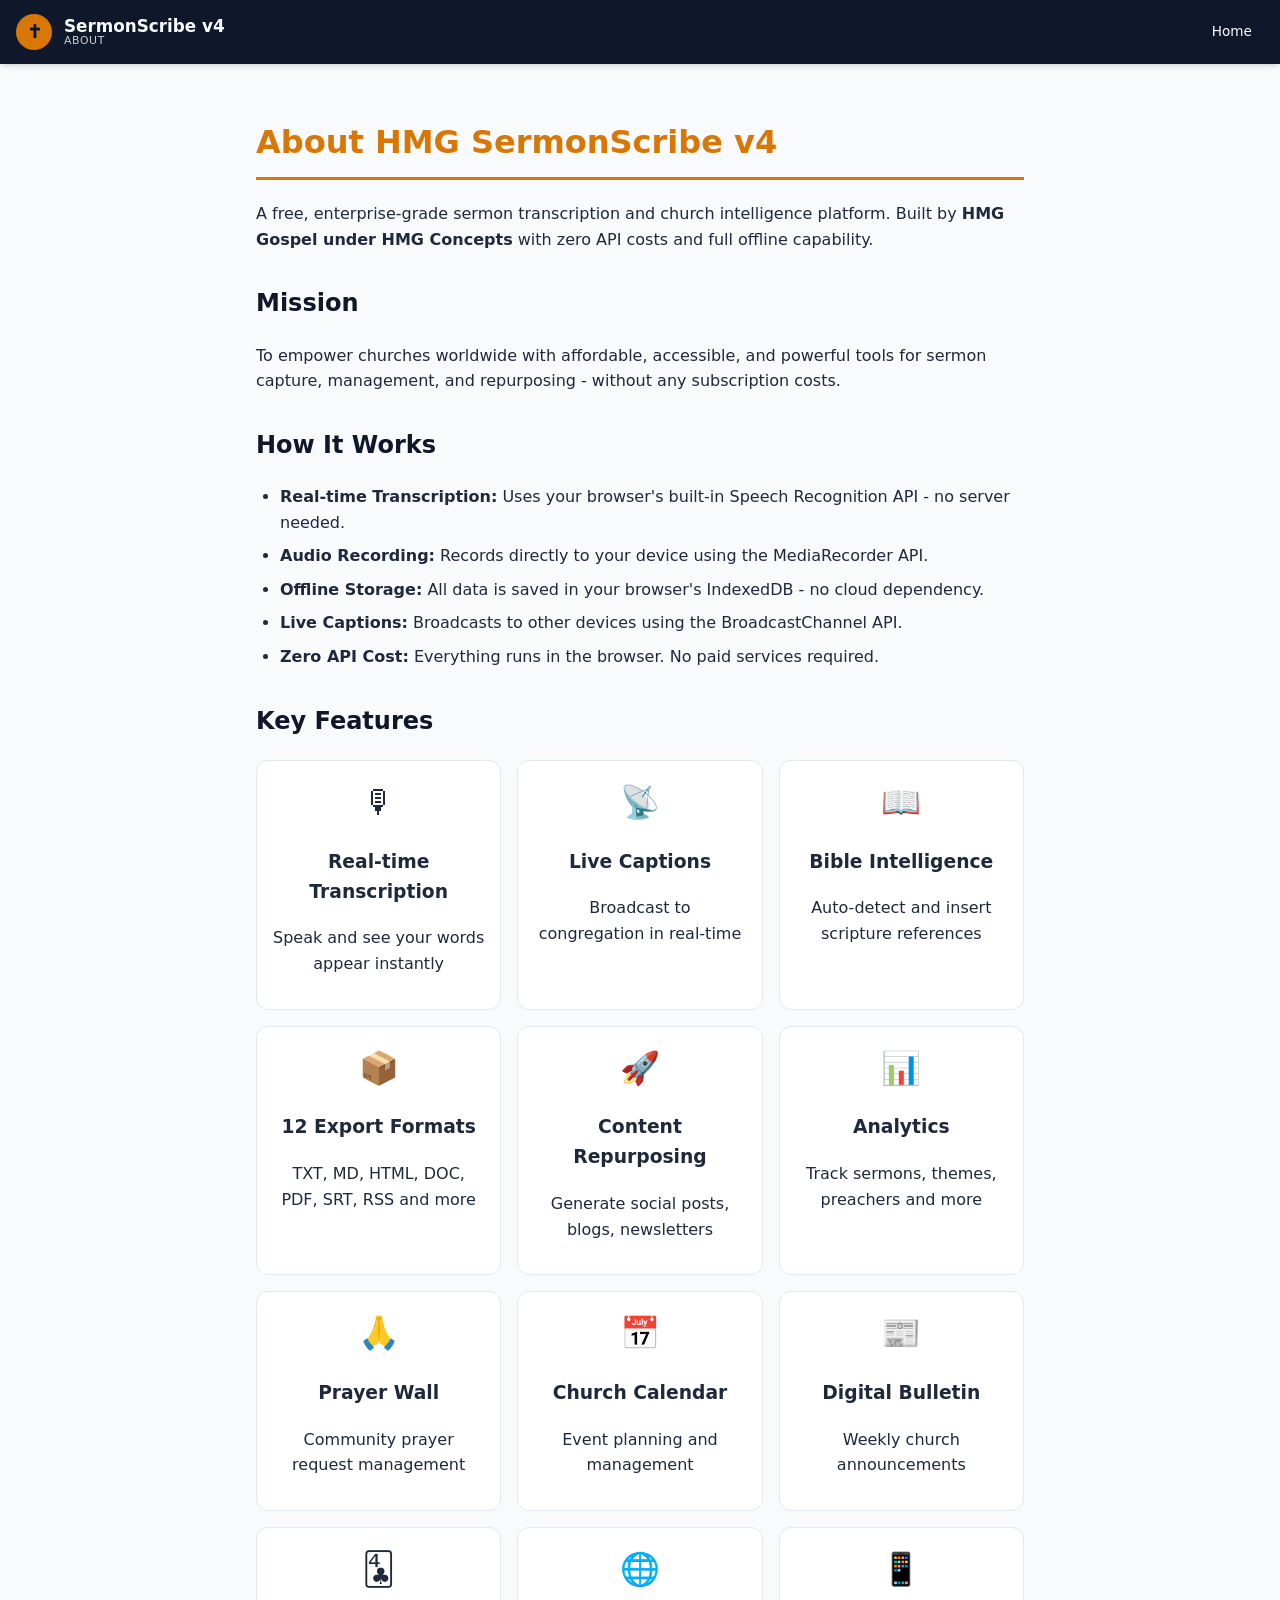
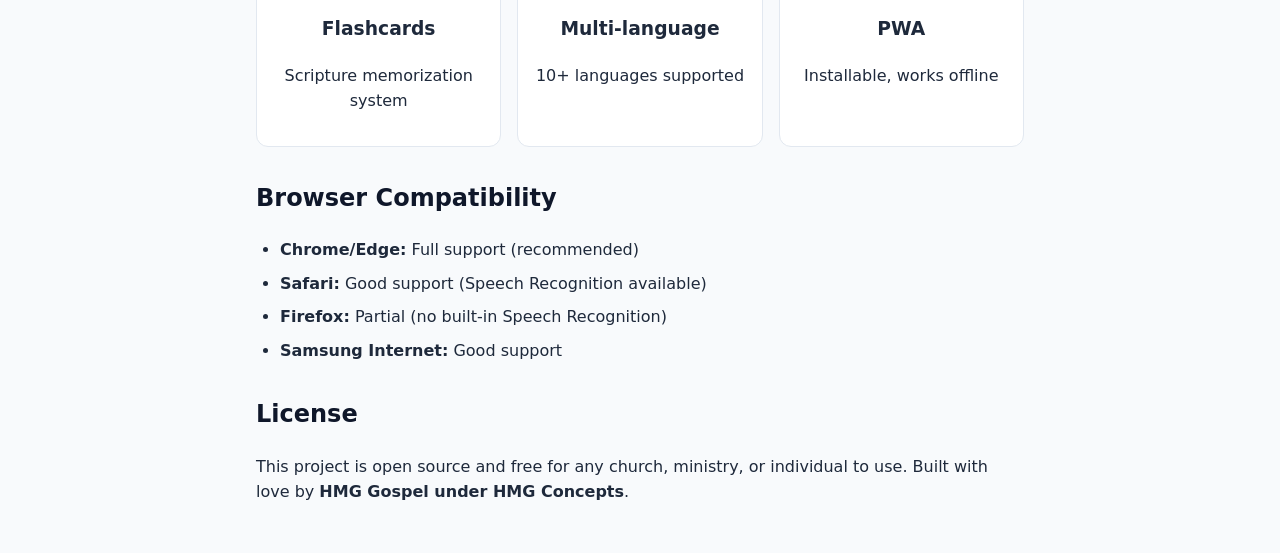
<file: about.html>
<!DOCTYPE html>
<html lang="en" data-theme="light">
<head>
  <meta charset="UTF-8">
  <meta name="viewport" content="width=device-width, initial-scale=1.0">
  <title>About - SermonScribe v4</title>
  <link rel="stylesheet" href="./assets/css/style.css">
  <style>.about-section { max-width:800px; margin:0 auto; padding:2rem 1rem; }.about-section h1 { color:var(--accent); border-bottom:3px solid var(--accent); padding-bottom:.5rem; }.about-section h2 { margin-top:2rem; color:var(--primary); }.about-section ul { padding-left:1.5rem; }.about-section li { margin-bottom:.5rem; }.feature-grid { display:grid; grid-template-columns:repeat(auto-fit,minmax(220px,1fr)); gap:1rem; margin:1rem 0; }.feature-item { background:var(--surface); border:1px solid var(--border); border-radius:var(--radius); padding:1rem; text-align:center; }.feature-item .icon { font-size:2rem; margin-bottom:.5rem; }</style>
</head>
<body>
  <header class="app-header">
    <a class="brand" href="./index.html"><div class="brand-logo">&#10013;</div><div class="brand-text"><span class="brand-title">SermonScribe v4</span><span class="brand-sub">About</span></div></a>
    <nav class="header-nav"><a href="./index.html">Home</a></nav>
  </header>
  <div class="about-section">
    <h1>About HMG SermonScribe v4</h1>
    <p>A free, enterprise-grade sermon transcription and church intelligence platform. Built by <strong>HMG Gospel under HMG Concepts</strong> with zero API costs and full offline capability.</p>
    <h2>Mission</h2>
    <p>To empower churches worldwide with affordable, accessible, and powerful tools for sermon capture, management, and repurposing - without any subscription costs.</p>
    <h2>How It Works</h2>
    <ul>
      <li><strong>Real-time Transcription:</strong> Uses your browser's built-in Speech Recognition API - no server needed.</li>
      <li><strong>Audio Recording:</strong> Records directly to your device using the MediaRecorder API.</li>
      <li><strong>Offline Storage:</strong> All data is saved in your browser's IndexedDB - no cloud dependency.</li>
      <li><strong>Live Captions:</strong> Broadcasts to other devices using the BroadcastChannel API.</li>
      <li><strong>Zero API Cost:</strong> Everything runs in the browser. No paid services required.</li>
    </ul>
    <h2>Key Features</h2>
    <div class="feature-grid">
      <div class="feature-item"><div class="icon">&#127897;</div><h3>Real-time Transcription</h3><p>Speak and see your words appear instantly</p></div>
      <div class="feature-item"><div class="icon">&#128225;</div><h3>Live Captions</h3><p>Broadcast to congregation in real-time</p></div>
      <div class="feature-item"><div class="icon">&#128214;</div><h3>Bible Intelligence</h3><p>Auto-detect and insert scripture references</p></div>
      <div class="feature-item"><div class="icon">&#128230;</div><h3>12 Export Formats</h3><p>TXT, MD, HTML, DOC, PDF, SRT, RSS and more</p></div>
      <div class="feature-item"><div class="icon">&#128640;</div><h3>Content Repurposing</h3><p>Generate social posts, blogs, newsletters</p></div>
      <div class="feature-item"><div class="icon">&#128202;</div><h3>Analytics</h3><p>Track sermons, themes, preachers and more</p></div>
      <div class="feature-item"><div class="icon">&#128591;</div><h3>Prayer Wall</h3><p>Community prayer request management</p></div>
      <div class="feature-item"><div class="icon">&#128197;</div><h3>Church Calendar</h3><p>Event planning and management</p></div>
      <div class="feature-item"><div class="icon">&#128240;</div><h3>Digital Bulletin</h3><p>Weekly church announcements</p></div>
      <div class="feature-item"><div class="icon">&#127188;</div><h3>Flashcards</h3><p>Scripture memorization system</p></div>
      <div class="feature-item"><div class="icon">&#127760;</div><h3>Multi-language</h3><p>10+ languages supported</p></div>
      <div class="feature-item"><div class="icon">&#128241;</div><h3>PWA</h3><p>Installable, works offline</p></div>
    </div>
    <h2>Browser Compatibility</h2>
    <ul>
      <li><strong>Chrome/Edge:</strong> Full support (recommended)</li>
      <li><strong>Safari:</strong> Good support (Speech Recognition available)</li>
      <li><strong>Firefox:</strong> Partial (no built-in Speech Recognition)</li>
      <li><strong>Samsung Internet:</strong> Good support</li>
    </ul>
    <h2>License</h2>
    <p>This project is open source and free for any church, ministry, or individual to use. Built with love by <strong>HMG Gospel under HMG Concepts</strong>.</p>
  </div>
</body>
</html>
</file>
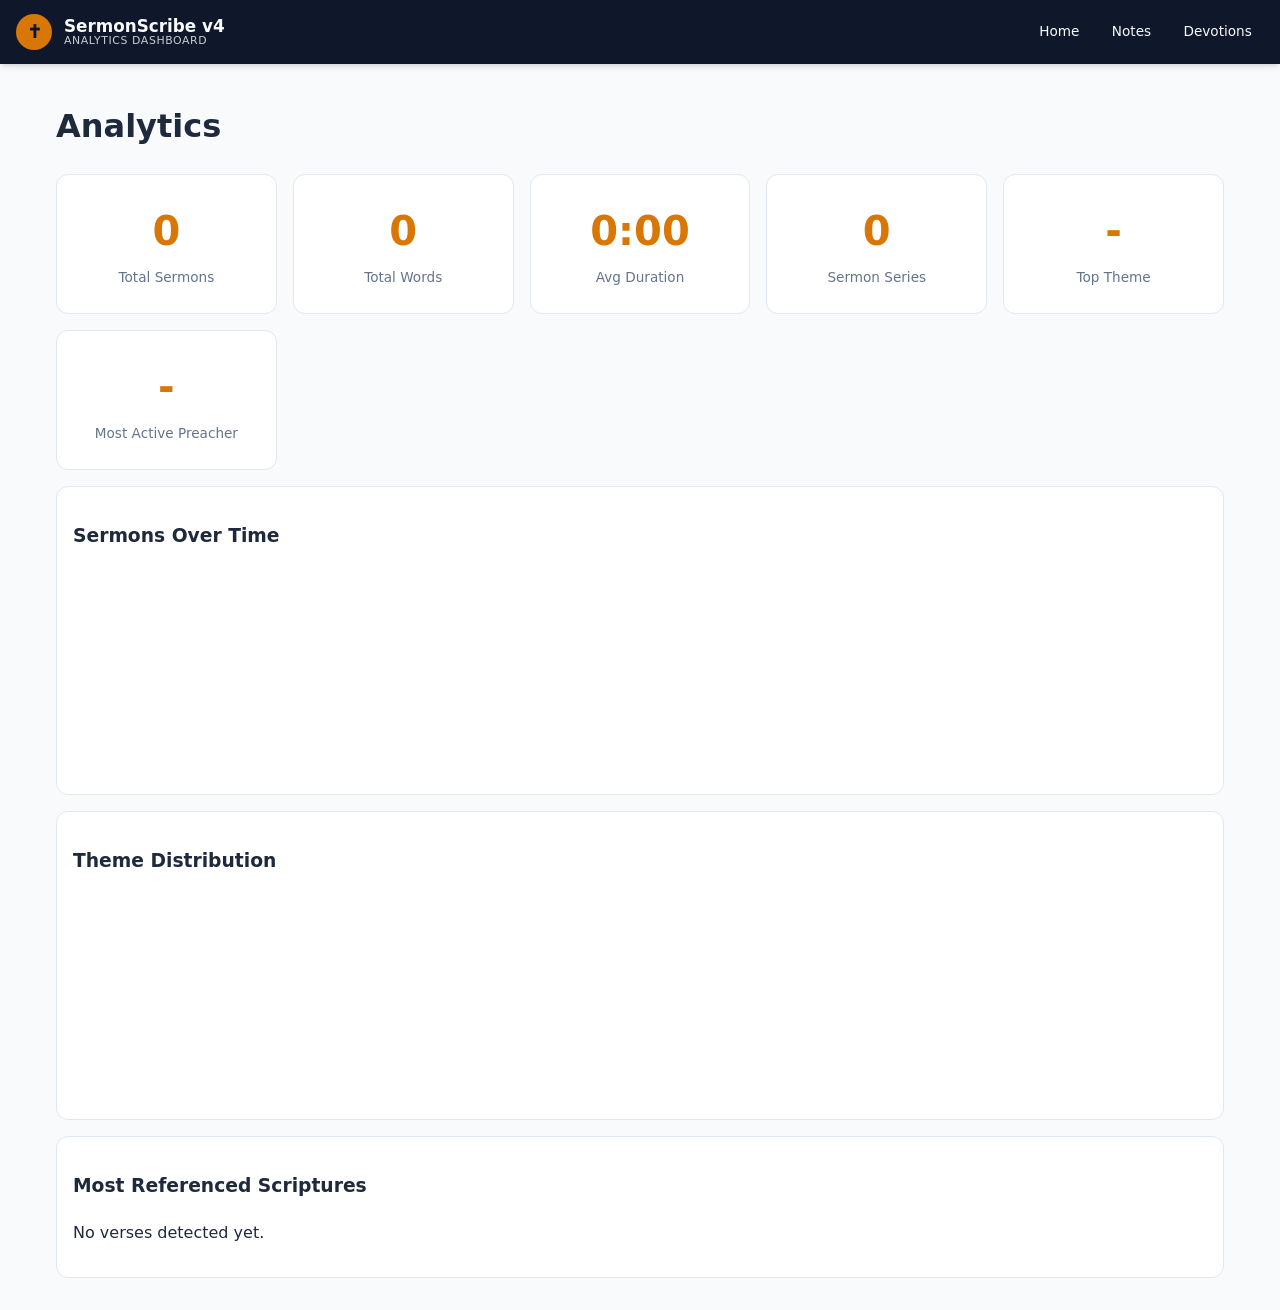
<file: analytics.html>
<!DOCTYPE html>
<html lang="en" data-theme="light">
<head>
  <meta charset="UTF-8">
  <meta name="viewport" content="width=device-width, initial-scale=1.0">
  <title>Analytics - SermonScribe v4</title>
  <link rel="stylesheet" href="./assets/css/style.css">
  <style>
    .analytics-grid { display: grid; grid-template-columns: repeat(auto-fit, minmax(200px, 1fr)); gap: 1rem; margin: 1rem 0; }
    .stat-card { background: var(--surface); border: 1px solid var(--border); border-radius: var(--radius); padding: 1.5rem; text-align: center; }
    .stat-card .stat-value { font-size: 2.5rem; font-weight: 800; color: var(--accent); }
    .stat-card .stat-label { font-size: .85rem; color: var(--text-muted); margin-top: .25rem; }
    .chart-container { background: var(--surface); border: 1px solid var(--border); border-radius: var(--radius); padding: 1rem; margin: 1rem 0; }
    canvas { max-width: 100%; }
  </style>
</head>
<body>
  <header class="app-header">
    <a class="brand" href="./index.html"><div class="brand-logo">&#10013;</div><div class="brand-text"><span class="brand-title">SermonScribe v4</span><span class="brand-sub">Analytics Dashboard</span></div></a>
    <nav class="header-nav"><a href="./index.html">Home</a><a href="./notes.html">Notes</a><a href="./devotions.html">Devotions</a></nav>
  </header>
  <main style="max-width:1200px;margin:0 auto;padding:1rem;">
    <h1>Analytics</h1>
    <div class="analytics-grid">
      <div class="stat-card"><div class="stat-value" id="total-sermons">0</div><div class="stat-label">Total Sermons</div></div>
      <div class="stat-card"><div class="stat-value" id="total-words">0</div><div class="stat-label">Total Words</div></div>
      <div class="stat-card"><div class="stat-value" id="avg-duration">0:00</div><div class="stat-label">Avg Duration</div></div>
      <div class="stat-card"><div class="stat-value" id="total-series">0</div><div class="stat-label">Sermon Series</div></div>
      <div class="stat-card"><div class="stat-value" id="top-theme">-</div><div class="stat-label">Top Theme</div></div>
      <div class="stat-card"><div class="stat-value" id="top-preacher">-</div><div class="stat-label">Most Active Preacher</div></div>
    </div>
    <div class="chart-container"><h3>Sermons Over Time</h3><canvas id="sermons-chart" height="200"></canvas></div>
    <div class="chart-container"><h3>Theme Distribution</h3><canvas id="themes-chart" height="200"></canvas></div>
    <div class="chart-container"><h3>Most Referenced Scriptures</h3><div id="top-verses"></div></div>
  </main>
  <script type="module">
    import { loadSermons, getAllSeries } from './assets/js/storage.js';
    import { getKeywords, wordCount, stripHtml, escapeHtml } from './assets/js/utils.js';
    async function init() {
      const sermons = await loadSermons(1000);
      const series = await getAllSeries();
      document.getElementById('total-sermons').textContent = sermons.length;
      document.getElementById('total-series').textContent = series.length;
      let totalWords = 0, totalTime = 0;
      const themeCounts = {}, preacherCounts = {}, verseCounts = {}, monthlyCounts = {};
      sermons.forEach(s => {
        const text = stripHtml(s.content || '');
        totalWords += wordCount(text);
        const durParts = (s.duration || '0:00').split(':');
        totalTime += (parseInt(durParts[0]) || 0) * 60 + (parseInt(durParts[1]) || 0);
        const themes = getKeywords(text);
        themes.forEach(t => { themeCounts[t] = (themeCounts[t] || 0) + 1; });
        const preacher = s.preacher || 'Unknown';
        preacherCounts[preacher] = (preacherCounts[preacher] || 0) + 1;
        (s.verses || []).forEach(v => { const ref = v.ref || v; verseCounts[ref] = (verseCounts[ref] || 0) + 1; });
        const month = (s.date || '').slice(0, 7);
        if (month) monthlyCounts[month] = (monthlyCounts[month] || 0) + 1;
      });
      document.getElementById('total-words').textContent = totalWords.toLocaleString();
      const avgMin = sermons.length ? Math.floor(totalTime / sermons.length / 60) : 0;
      const avgSec = sermons.length ? Math.floor((totalTime / sermons.length) % 60) : 0;
      document.getElementById('avg-duration').textContent = `${avgMin}:${avgSec.toString().padStart(2, '0')}`;
      const topTheme = Object.entries(themeCounts).sort((a, b) => b[1] - a[1])[0];
      if (topTheme) document.getElementById('top-theme').textContent = topTheme[0];
      const topPreacher = Object.entries(preacherCounts).sort((a, b) => b[1] - a[1])[0];
      if (topPreacher) document.getElementById('top-preacher').textContent = topPreacher[0];
      const topVerses = Object.entries(verseCounts).sort((a, b) => b[1] - a[1]).slice(0, 10);
      document.getElementById('top-verses').innerHTML = topVerses.map(([ref, count]) =>
        `<div style="padding:.5rem 0;border-bottom:1px solid var(--border);display:flex;justify-content:space-between;"><span>${escapeHtml(ref)}</span><span style="color:var(--accent);font-weight:600">${count}x</span></div>`
      ).join('') || '<p>No verses detected yet.</p>';
      drawMonthlyChart(monthlyCounts); drawThemeChart(themeCounts);
    }
    function drawMonthlyChart(data) {
      const canvas = document.getElementById('sermons-chart'); if (!canvas) return;
      const ctx = canvas.getContext('2d');
      const months = Object.keys(data).sort(); const values = months.map(m => data[m]);
      if (!values.length) return;
      const max = Math.max(...values, 1); const w = canvas.width = canvas.offsetWidth * 2; const h = canvas.height = 200 * 2;
      ctx.scale(2, 2); const barW = Math.max(10, (canvas.offsetWidth - 40) / months.length - 5); const chartH = 150;
      months.forEach((m, i) => { const x = 20 + i * (barW + 5); const barH = (values[i] / max) * chartH; ctx.fillStyle = '#d97706'; ctx.fillRect(x, chartH - barH + 20, barW, barH); ctx.fillStyle = '#64748b'; ctx.font = '8px sans-serif'; ctx.fillText(m.slice(2), x, chartH + 35); ctx.fillStyle = '#1e293b'; ctx.font = 'bold 10px sans-serif'; ctx.fillText(values[i], x + barW / 2 - 4, chartH - barH + 15); });
    }
    function drawThemeChart(data) {
      const canvas = document.getElementById('themes-chart'); if (!canvas) return;
      const ctx = canvas.getContext('2d');
      const themes = Object.entries(data).sort((a, b) => b[1] - a[1]).slice(0, 8);
      if (!themes.length) return;
      const max = Math.max(...themes.map(t => t[1]), 1); const w = canvas.width = canvas.offsetWidth * 2; const h = canvas.height = 200 * 2;
      ctx.scale(2, 2); const barH = 14; const colors = ['#d97706','#2563eb','#059669','#dc2626','#7c3aed','#0f172a','#ea580c','#0891b2'];
      themes.forEach(([theme, count], i) => { const y = 20 + i * 22; const bW = (count / max) * (canvas.offsetWidth - 140); ctx.fillStyle = colors[i % colors.length]; ctx.fillRect(80, y, bW, barH); ctx.fillStyle = '#1e293b'; ctx.font = '10px sans-serif'; ctx.fillText(theme, 5, y + 11); ctx.fillText(count.toString(), 85 + bW, y + 11); });
    }
    init();
  </script>
</body>
</html>
</file>
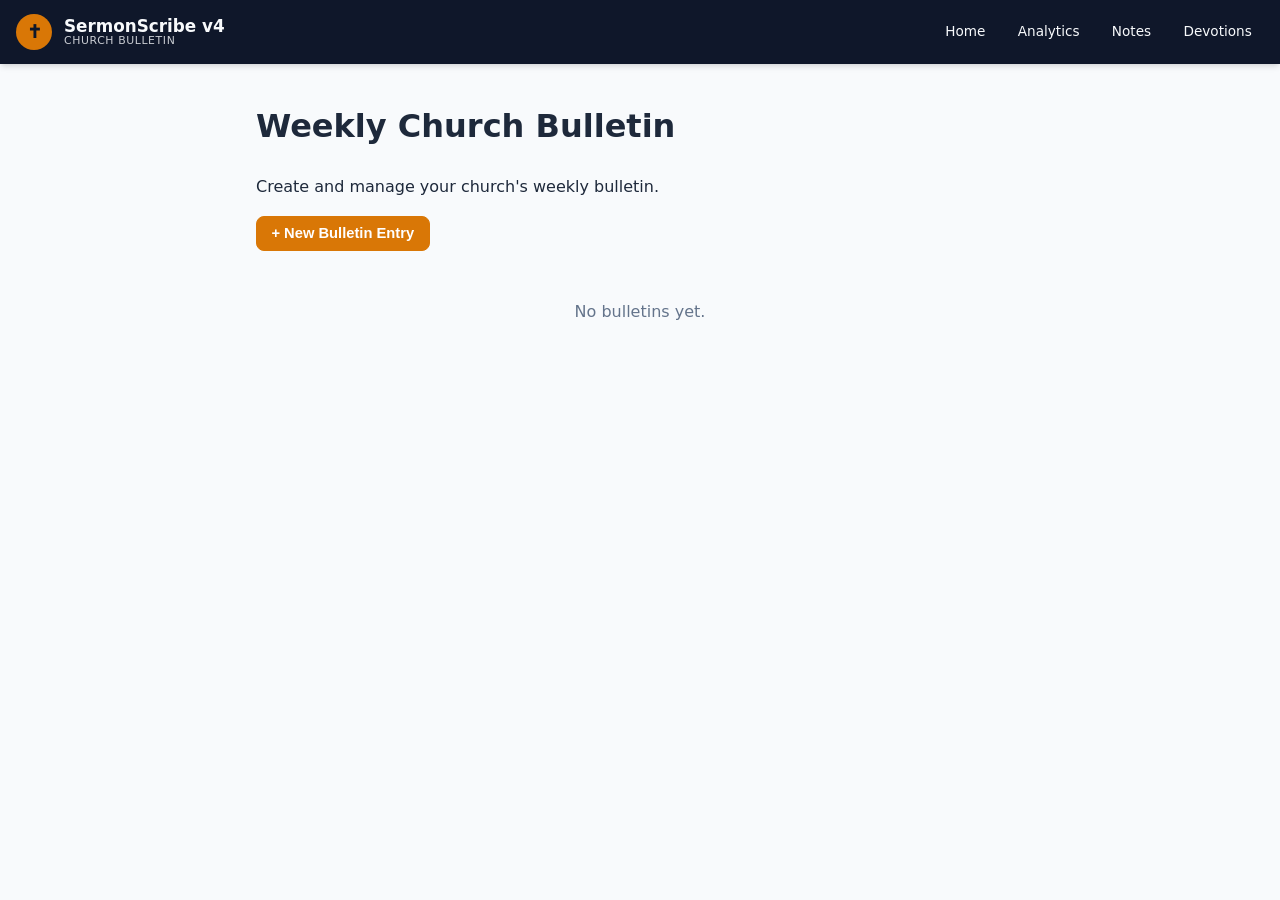
<file: bulletin.html>
<!DOCTYPE html>
<html lang="en" data-theme="light">
<head>
  <meta charset="UTF-8">
  <meta name="viewport" content="width=device-width, initial-scale=1.0">
  <title>Bulletin - SermonScribe v4</title>
  <link rel="stylesheet" href="./assets/css/style.css">
  <style>.bulletin-card { background: var(--surface); border: 1px solid var(--border); border-radius: var(--radius); padding: 1.5rem; margin-bottom: 1rem; }.bulletin-card h3 { margin: 0 0 .5rem; }.bulletin-card .meta { font-size: .8rem; color: var(--text-muted); margin-bottom: .5rem; }.bulletin-card .content { white-space: pre-wrap; }.section-header { background: var(--primary); color: #fff; padding: .5rem 1rem; border-radius: var(--radius-sm); margin: 1rem 0 .5rem; }</style>
</head>
<body>
  <header class="app-header">
    <a class="brand" href="./index.html"><div class="brand-logo">&#10013;</div><div class="brand-text"><span class="brand-title">SermonScribe v4</span><span class="brand-sub">Church Bulletin</span></div></a>
    <nav class="header-nav"><a href="./index.html">Home</a><a href="./analytics.html">Analytics</a><a href="./notes.html">Notes</a><a href="./devotions.html">Devotions</a></nav>
  </header>
  <main style="max-width:800px;margin:0 auto;padding:1rem;">
    <h1>Weekly Church Bulletin</h1>
    <p>Create and manage your church's weekly bulletin.</p>
    <button class="btn btn-primary" onclick="openBulletinModal()">+ New Bulletin Entry</button>
    <div id="bulletins-container" style="margin-top:1rem;"></div>
  </main>
  <div id="bulletin-modal" class="modal-overlay" aria-hidden="true"><div class="modal modal-lg">
    <h2>New Bulletin Entry</h2>
    <div class="form-group"><label for="bull-title">Title</label><input type="text" id="bull-title" placeholder="e.g., Sunday Service Announcement"></div>
    <div class="form-group"><label for="bull-section">Section</label><select id="bull-section"><option value="announcements">Announcements</option><option value="events">Events</option><option value="prayer">Prayer Requests</option><option value="giving">Giving and Tithes</option><option value="welcome">Welcome</option><option value="sermon">Sermon Notes</option><option value="other">Other</option></select></div>
    <div class="form-group"><label for="bull-date">Date</label><input type="date" id="bull-date"></div>
    <div class="form-group"><label for="bull-content">Content</label><textarea id="bull-content" rows="6" placeholder="Bulletin content..." style="width:100%;font-family:inherit;font-size:.95rem;padding:.55rem .75rem;border-radius:var(--radius-sm);border:1px solid var(--border-strong);background:var(--surface);color:var(--text);resize:vertical"></textarea></div>
    <div class="form-actions"><button class="btn btn-primary" onclick="saveBulletin()">Save</button><button class="btn btn-ghost" onclick="closeBulletinModal()">Cancel</button></div>
  </div></div>
  <script type="module">
    import { saveBulletin, loadBulletins, deleteBulletin } from './assets/js/storage.js';
    import { generateId, getTimestamp, escapeHtml } from './assets/js/utils.js';
    window.openBulletinModal = () => { document.getElementById('bulletin-modal').classList.add('open'); document.getElementById('bull-date').value = new Date().toISOString().split('T')[0]; };
    window.closeBulletinModal = () => { document.getElementById('bulletin-modal').classList.remove('open'); document.getElementById('bull-title').value = ''; document.getElementById('bull-content').value = ''; };
    window.saveBulletin = async () => {
      const title = document.getElementById('bull-title').value; const section = document.getElementById('bull-section').value; const date = document.getElementById('bull-date').value; const content = document.getElementById('bull-content').value;
      if (!title || !content) { alert('Please fill in title and content.'); return; }
      await saveBulletin({ id: generateId(), title, section, date, content, createdAt: getTimestamp() });
      closeBulletinModal(); loadBulletinsList();
    };
    async function loadBulletinsList() {
      const container = document.getElementById('bulletins-container'); const bulletins = await loadBulletins(100);
      if (!bulletins.length) { container.innerHTML = '<p style="text-align:center;padding:2rem;color:var(--text-muted);">No bulletins yet.</p>'; return; }
      const sections = {}; bulletins.forEach(b => { if (!sections[b.section]) sections[b.section] = []; sections[b.section].push(b); });
      const sectionIcons = { announcements: 'Announcements', events: 'Events', prayer: 'Prayer Requests', giving: 'Giving and Tithes', welcome: 'Welcome', sermon: 'Sermon Notes', other: 'Other' };
      let html = '';
      for (const [section, items] of Object.entries(sections)) {
        html += `<div class="section-header">${sectionIcons[section] || section}</div>`;
        items.forEach(b => { html += `<div class="bulletin-card"><h3>${escapeHtml(b.title)}</h3><div class="meta">${b.date} | ${new Date(b.createdAt).toLocaleString()}</div><div class="content">${escapeHtml(b.content)}</div><button class="btn btn-sm btn-danger" style="margin-top:.5rem" onclick="window.deleteBull('${b.id}')">Delete</button></div>`; });
      }
      container.innerHTML = html;
    }
    window.deleteBull = async (id) => { if (!confirm('Delete this bulletin entry?')) return; await deleteBulletin(id); loadBulletinsList(); };
    loadBulletinsList();
  </script>
</body>
</html>
</file>
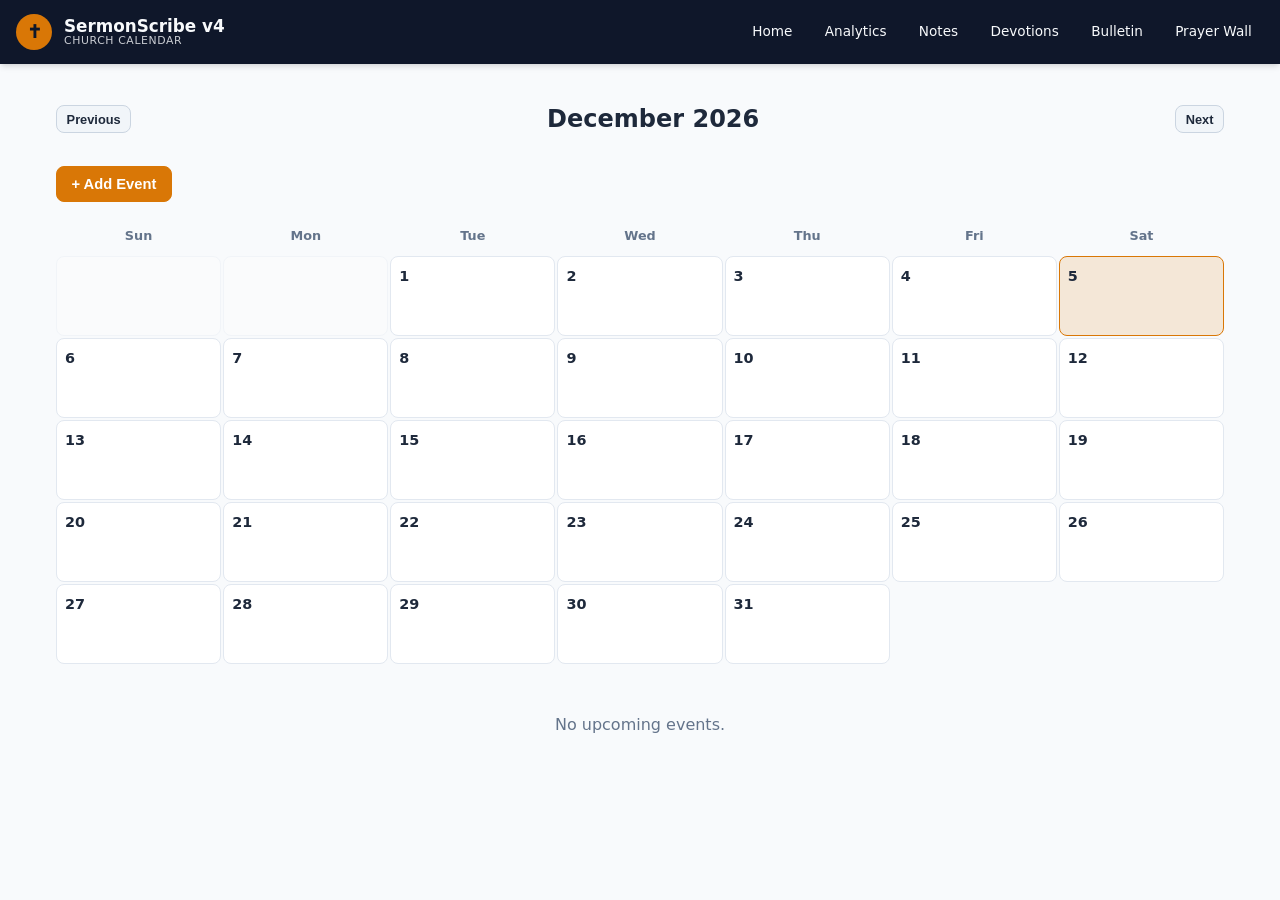
<file: calendar.html>
<!DOCTYPE html>
<html lang="en" data-theme="light">
<head>
  <meta charset="UTF-8">
  <meta name="viewport" content="width=device-width, initial-scale=1.0">
  <title>Calendar - SermonScribe v4</title>
  <link rel="stylesheet" href="./assets/css/style.css">
  <style>.calendar-grid { display: grid; grid-template-columns: repeat(7, 1fr); gap: 2px; margin-top: 1rem; }.calendar-header { display: flex; justify-content: space-between; align-items: center; margin-bottom: .5rem; }.day-cell { background: var(--surface); border: 1px solid var(--border); border-radius: var(--radius-sm); padding: .5rem; min-height: 80px; cursor: pointer; }.day-cell:hover { border-color: var(--accent); }.day-cell.today { border-color: var(--accent); background: var(--accent-glow); }.day-cell .day-num { font-weight: 700; font-size: .9rem; margin-bottom: .25rem; }.day-cell .event { font-size: .7rem; padding: 2px 4px; background: var(--accent); color: #fff; border-radius: 3px; margin-bottom: 2px; white-space: nowrap; overflow: hidden; text-overflow: ellipsis; }.day-name { text-align: center; font-weight: 700; padding: .5rem; font-size: .8rem; color: var(--text-muted); }</style>
</head>
<body>
  <header class="app-header">
    <a class="brand" href="./index.html"><div class="brand-logo">&#10013;</div><div class="brand-text"><span class="brand-title">SermonScribe v4</span><span class="brand-sub">Church Calendar</span></div></a>
    <nav class="header-nav"><a href="./index.html">Home</a><a href="./analytics.html">Analytics</a><a href="./notes.html">Notes</a><a href="./devotions.html">Devotions</a><a href="./bulletin.html">Bulletin</a><a href="./prayer-wall.html">Prayer Wall</a></nav>
  </header>
  <main style="max-width:1200px;margin:0 auto;padding:1rem;">
    <div class="calendar-header">
      <button class="btn btn-sm" onclick="changeMonth(-1)">Previous</button>
      <h2 id="calendar-month-year"></h2>
      <button class="btn btn-sm" onclick="changeMonth(1)">Next</button>
    </div>
    <button class="btn btn-primary" onclick="openEventModal()">+ Add Event</button>
    <div class="calendar-grid" id="calendar-grid"></div>
    <div id="events-list" style="margin-top:2rem;"></div>
  </main>
  <div id="event-modal" class="modal-overlay" aria-hidden="true"><div class="modal">
    <h2>Add Church Event</h2>
    <div class="form-group"><label for="event-title">Event Title</label><input type="text" id="event-title" placeholder="e.g., Sunday Service"></div>
    <div class="form-group"><label for="event-date">Date</label><input type="date" id="event-date"></div>
    <div class="form-group"><label for="event-time">Time</label><input type="time" id="event-time"></div>
    <div class="form-group"><label for="event-desc">Description</label><textarea id="event-desc" rows="3" placeholder="Event details..." style="width:100%;font-family:inherit;font-size:.95rem;padding:.55rem .75rem;border-radius:var(--radius-sm);border:1px solid var(--border-strong);background:var(--surface);color:var(--text);resize:vertical"></textarea></div>
    <div class="form-group"><label for="event-type">Type</label><select id="event-type"><option value="service">Service</option><option value="prayer">Prayer Meeting</option><option value="fellowship">Fellowship</option><option value="conference">Conference</option><option value="youth">Youth Program</option><option value="special">Special Event</option></select></div>
    <div class="form-actions"><button class="btn btn-primary" onclick="saveEvent()">Save</button><button class="btn btn-ghost" onclick="closeEventModal()">Cancel</button></div>
  </div></div>
  <script type="module">
    import { saveEvent, loadEvents, deleteEvent } from './assets/js/storage.js';
    import { generateId, getTimestamp, escapeHtml } from './assets/js/utils.js';
    let currentDate = new Date(); let allEvents = [];
    const typeIcons = { service: 'S', prayer: 'P', fellowship: 'F', conference: 'C', youth: 'Y', special: 'E' };
    window.openEventModal = () => { document.getElementById('event-modal').classList.add('open'); document.getElementById('event-date').value = currentDate.toISOString().split('T')[0]; };
    window.closeEventModal = () => document.getElementById('event-modal').classList.remove('open');
    window.saveEvent = async () => {
      const title = document.getElementById('event-title').value; const date = document.getElementById('event-date').value; const time = document.getElementById('event-time').value; const desc = document.getElementById('event-desc').value; const type = document.getElementById('event-type').value;
      if (!title || !date) { alert('Please fill in title and date.'); return; }
      await saveEvent({ id: generateId(), title, date, time, desc, type, createdAt: getTimestamp() });
      closeEventModal(); loadCalendar();
    };
    window.changeMonth = (delta) => { currentDate.setMonth(currentDate.getMonth() + delta); renderCalendar(); };
    async function loadCalendar() { allEvents = await loadEvents(); renderCalendar(); }
    function renderCalendar() {
      const year = currentDate.getFullYear(); const month = currentDate.getMonth();
      const monthNames = ['January','February','March','April','May','June','July','August','September','October','November','December'];
      document.getElementById('calendar-month-year').textContent = `${monthNames[month]} ${year}`;
      const grid = document.getElementById('calendar-grid'); const dayNames = ['Sun','Mon','Tue','Wed','Thu','Fri','Sat'];
      let html = dayNames.map(d => `<div class="day-name">${d}</div>`).join('');
      const firstDay = new Date(year, month, 1).getDay(); const daysInMonth = new Date(year, month + 1, 0).getDate(); const today = new Date();
      for (let i = 0; i < firstDay; i++) html += '<div class="day-cell" style="opacity:.3;pointer-events:none"></div>';
      for (let day = 1; day <= daysInMonth; day++) {
        const dateStr = `${year}-${String(month+1).padStart(2,'0')}-${String(day).padStart(2,'0')}`;
        const isToday = today.getFullYear() === year && today.getMonth() === month && today.getDate() === day;
        const dayEvents = allEvents.filter(e => e.date === dateStr);
        html += `<div class="day-cell ${isToday ? 'today' : ''}" onclick="window.showDayEvents('${dateStr}')"><div class="day-num">${day}</div>${dayEvents.slice(0,3).map(e => `<div class="event">${typeIcons[e.type] || ''} ${escapeHtml(e.title)}</div>`).join('')}${dayEvents.length > 3 ? `<div class="event">+${dayEvents.length - 3} more</div>` : ''}</div>`;
      }
      grid.innerHTML = html; renderEventsList();
    }
    function renderEventsList() {
      const container = document.getElementById('events-list');
      const upcoming = allEvents.filter(e => new Date(e.date) >= new Date(new Date().toDateString())).sort((a, b) => new Date(a.date) - new Date(b.date)).slice(0, 10);
      if (!upcoming.length) { container.innerHTML = '<p style="text-align:center;padding:1rem;color:var(--text-muted);">No upcoming events.</p>'; return; }
      container.innerHTML = '<h3>Upcoming Events</h3>' + upcoming.map(e => `<div class="card" style="margin-bottom:.5rem;padding:1rem;"><div style="display:flex;justify-content:space-between;align-items:center;"><div><strong>${typeIcons[e.type] || ''} ${escapeHtml(e.title)}</strong><br><small style="color:var(--text-muted);">${e.date}${e.time ? ' | ' + e.time : ''}</small>${e.desc ? '<br>' + escapeHtml(e.desc) : ''}</div><button class="btn btn-sm btn-danger" onclick="window.deleteEv('${e.id}')">Delete</button></div></div>`).join('');
    }
    window.showDayEvents = (dateStr) => { const dayEvents = allEvents.filter(e => e.date === dateStr); if (!dayEvents.length) return; alert(`Events on ${dateStr}:\n\n${dayEvents.map(e => `${typeIcons[e.type] || ''} ${e.title}${e.time ? ' at ' + e.time : ''}`).join('\n')}`); };
    window.deleteEv = async (id) => { if (!confirm('Delete this event?')) return; await deleteEvent(id); loadCalendar(); };
    loadCalendar();
  </script>
</body>
</html>
</file>
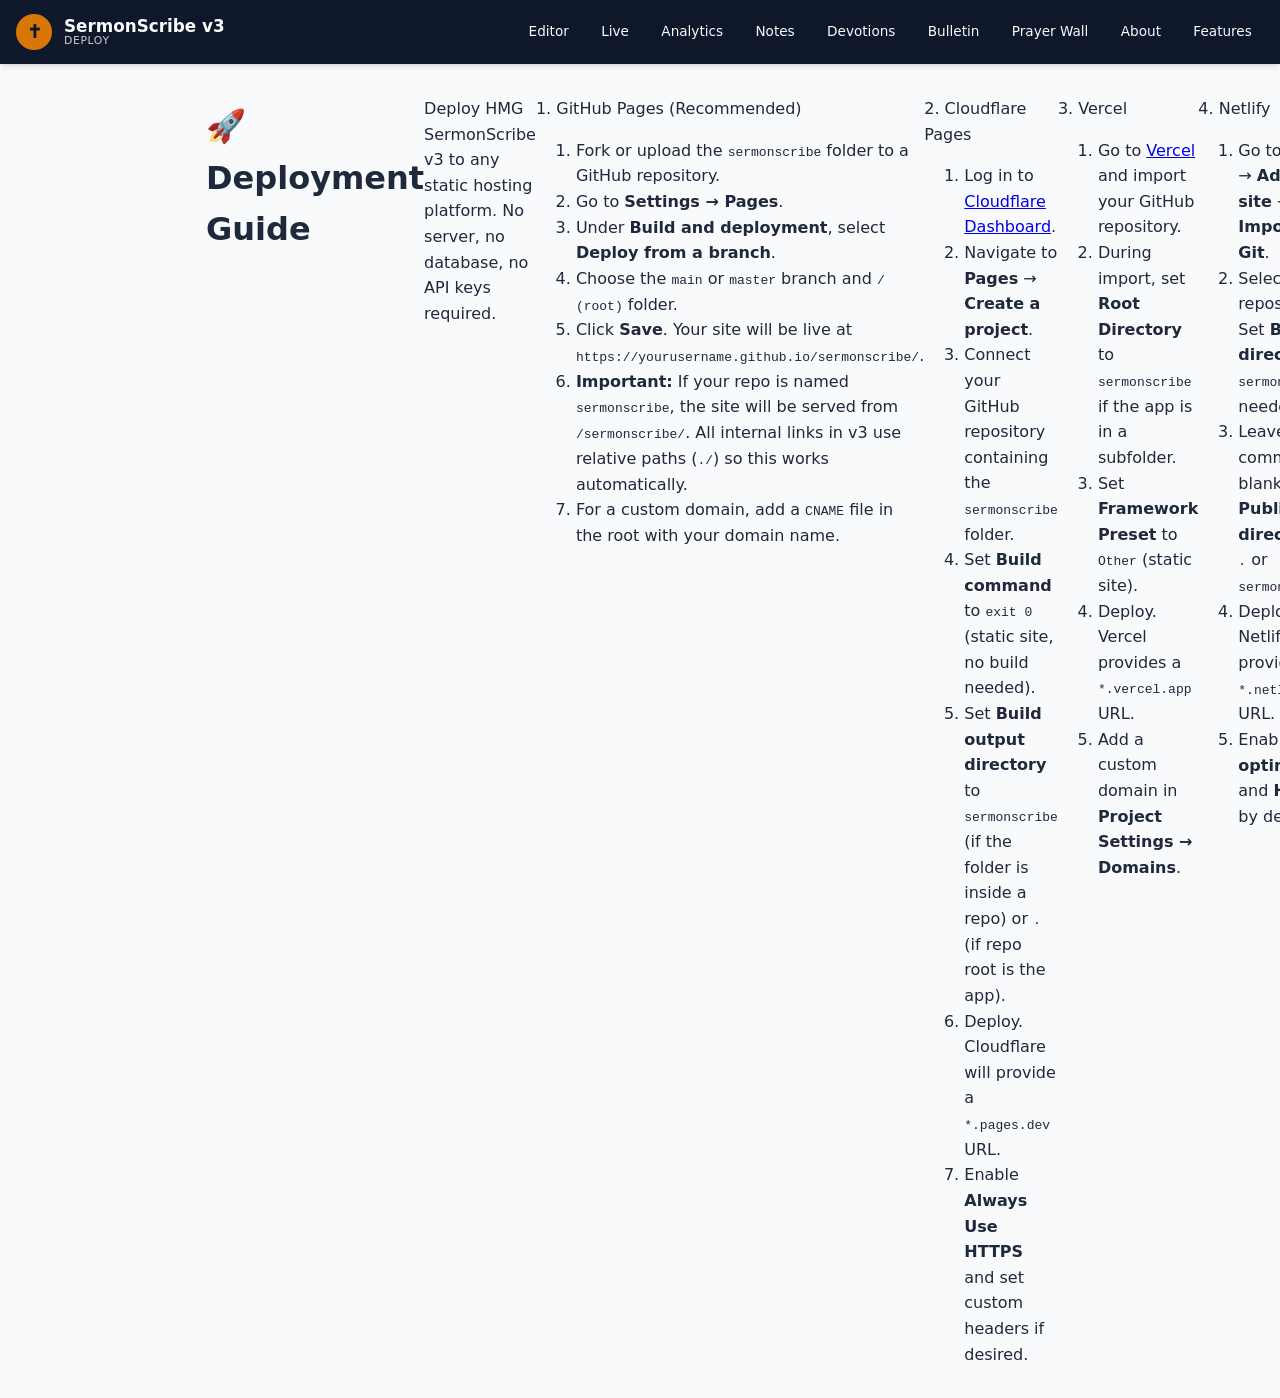
<file: deploy.html>
<!DOCTYPE html>
<html lang="en" data-theme="light">
<head>
<meta charset="UTF-8">
<meta name="viewport" content="width=device-width, initial-scale=1.0">
<meta name="description" content="HMG SermonScribe v3 — Deployment guide. Step-by-step instructions for GitHub Pages, Cloudflare Pages, Vercel, Netlify, and cPanel.">
<meta name="robots" content="index, follow">
<meta name="theme-color" content="#0f172a">
<link rel="manifest" href="./manifest.json">
<link rel="icon" type="image/svg+xml" href="./assets/images/icon-192.svg">
<title>Deployment — SermonScribe v3</title>
<link rel="stylesheet" href="./assets/css/style.css">
</head>
<body>
<header class="app-header" role="banner">
  <a class="brand" href="./index.html">
    <div class="brand-logo" aria-hidden="true">✝</div>
    <div class="brand-text"><span class="brand-title">SermonScribe v3</span><span class="brand-sub">Deploy</span></div>
  </a>
  <nav class="header-nav">
    <a href="./index.html">Editor</a><a href="./live.html">Live</a><a href="./analytics.html">Analytics</a><a href="./notes.html">Notes</a><a href="./devotions.html">Devotions</a><a href="./bulletin.html">Bulletin</a><a href="./prayer-wall.html">Prayer Wall</a><a href="./about.html">About</a><a href="./features.html">Features</a>
  </nav>
</header>
<main class="app-shell" style="padding:1rem;max-width:900px;margin:0 auto" role="main">
  <h1>🚀 Deployment Guide</h1>
  <p>Deploy HMG SermonScribe v3 to any static hosting platform. No server, no database, no API keys required.</p>

  <div class="card" style="margin-top:1rem">
    <div class="card-header">1. GitHub Pages (Recommended)</div>
    <div class="card-body">
      <ol>
        <li>Fork or upload the <code>sermonscribe</code> folder to a GitHub repository.</li>
        <li>Go to <strong>Settings → Pages</strong>.</li>
        <li>Under <strong>Build and deployment</strong>, select <strong>Deploy from a branch</strong>.</li>
        <li>Choose the <code>main</code> or <code>master</code> branch and <code>/ (root)</code> folder.</li>
        <li>Click <strong>Save</strong>. Your site will be live at <code>https://yourusername.github.io/sermonscribe/</code>.</li>
        <li><strong>Important:</strong> If your repo is named <code>sermonscribe</code>, the site will be served from <code>/sermonscribe/</code>. All internal links in v3 use relative paths (<code>./</code>) so this works automatically.</li>
        <li>For a custom domain, add a <code>CNAME</code> file in the root with your domain name.</li>
      </ol>
    </div>
  </div>

  <div class="card" style="margin-top:1rem">
    <div class="card-header">2. Cloudflare Pages</div>
    <div class="card-body">
      <ol>
        <li>Log in to <a href="https://dash.cloudflare.com">Cloudflare Dashboard</a>.</li>
        <li>Navigate to <strong>Pages</strong> → <strong>Create a project</strong>.</li>
        <li>Connect your GitHub repository containing the <code>sermonscribe</code> folder.</li>
        <li>Set <strong>Build command</strong> to <code>exit 0</code> (static site, no build needed).</li>
        <li>Set <strong>Build output directory</strong> to <code>sermonscribe</code> (if the folder is inside a repo) or <code>.</code> (if repo root is the app).</li>
        <li>Deploy. Cloudflare will provide a <code>*.pages.dev</code> URL.</li>
        <li>Enable <strong>Always Use HTTPS</strong> and set custom headers if desired.</li>
      </ol>
    </div>
  </div>

  <div class="card" style="margin-top:1rem">
    <div class="card-header">3. Vercel</div>
    <div class="card-body">
      <ol>
        <li>Go to <a href="https://vercel.com">Vercel</a> and import your GitHub repository.</li>
        <li>During import, set <strong>Root Directory</strong> to <code>sermonscribe</code> if the app is in a subfolder.</li>
        <li>Set <strong>Framework Preset</strong> to <code>Other</code> (static site).</li>
        <li>Deploy. Vercel provides a <code>*.vercel.app</code> URL.</li>
        <li>Add a custom domain in <strong>Project Settings → Domains</strong>.</li>
      </ol>
    </div>
  </div>

  <div class="card" style="margin-top:1rem">
    <div class="card-header">4. Netlify</div>
    <div class="card-body">
      <ol>
        <li>Go to <a href="https://app.netlify.com">Netlify</a> → <strong>Add new site</strong> → <strong>Import from Git</strong>.</li>
        <li>Select your repository. Set <strong>Base directory</strong> to <code>sermonscribe</code> if needed.</li>
        <li>Leave build command blank and set <strong>Publish directory</strong> to <code>.</code> or <code>sermonscribe</code>.</li>
        <li>Deploy. Netlify provides a <code>*.netlify.app</code> URL.</li>
        <li>Enable <strong>Asset optimization</strong> and <strong>HTTPS</strong> by default.</li>
      </ol>
    </div>
  </div>

  <div class="card" style="margin-top:1rem">
    <div class="card-header">5. cPanel / Shared Hosting</div>
    <div class="card-body">
      <ol>
        <li>Zip the <code>sermonscribe</code> folder locally.</li>
        <li>Log in to your cPanel → <strong>File Manager</strong> → <code>public_html</code>.</li>
        <li>Upload the zip file and extract it.</li>
        <li>If you want the app at a subdomain (e.g., <code>sermon.yourchurch.com</code>), create a subdomain and upload contents to its folder.</li>
        <li>Ensure the <code>.htaccess</code> file (if present) does not block service worker or manifest JSON MIME types.</li>
        <li>Add the following to <code>.htaccess</code> if needed for MIME types:
          <pre style="background:var(--surface-raised);padding:.5rem;border-radius:6px;overflow-x:auto">AddType application/json .json
AddType text/cache-manifest .manifest</pre>
        </li>
      </ol>
    </div>
  </div>

  <div class="card" style="margin-top:1rem">
    <div class="card-header">🔒 HTTPS Requirement</div>
    <div class="card-body">
      <p><strong>Web Speech API, MediaRecorder, and Service Worker</strong> require a secure context (HTTPS or localhost). Ensure your hosting platform serves the site over HTTPS. All modern static hosts enforce this by default.</p>
    </div>
  </div>

  <div class="card" style="margin-top:1rem">
    <div class="card-header">🔄 Post-Deployment Checklist</div>
    <div class="card-body">
      <ul>
        <li>Open the site in Chrome/Edge and verify the <strong>Install</strong> prompt appears (PWA).</li>
        <li>Test microphone permissions on <strong>index.html</strong>.</li>
        <li>Verify <strong>live.html</strong> opens captions correctly.</li>
        <li>Check <strong>analytics.html</strong> loads sermon data.</li>
        <li>Test <strong>offline mode</strong> by disabling network in DevTools → Network.</li>
        <li>Confirm all pages appear in <strong>Google Search Console</strong> via sitemap.xml.</li>
        <li>Update <code>sitemap.xml</code> and <code>robots.txt</code> with your actual domain.</li>
      </ul>
    </div>
  </div>
</main>
</body>
</html>
</file>
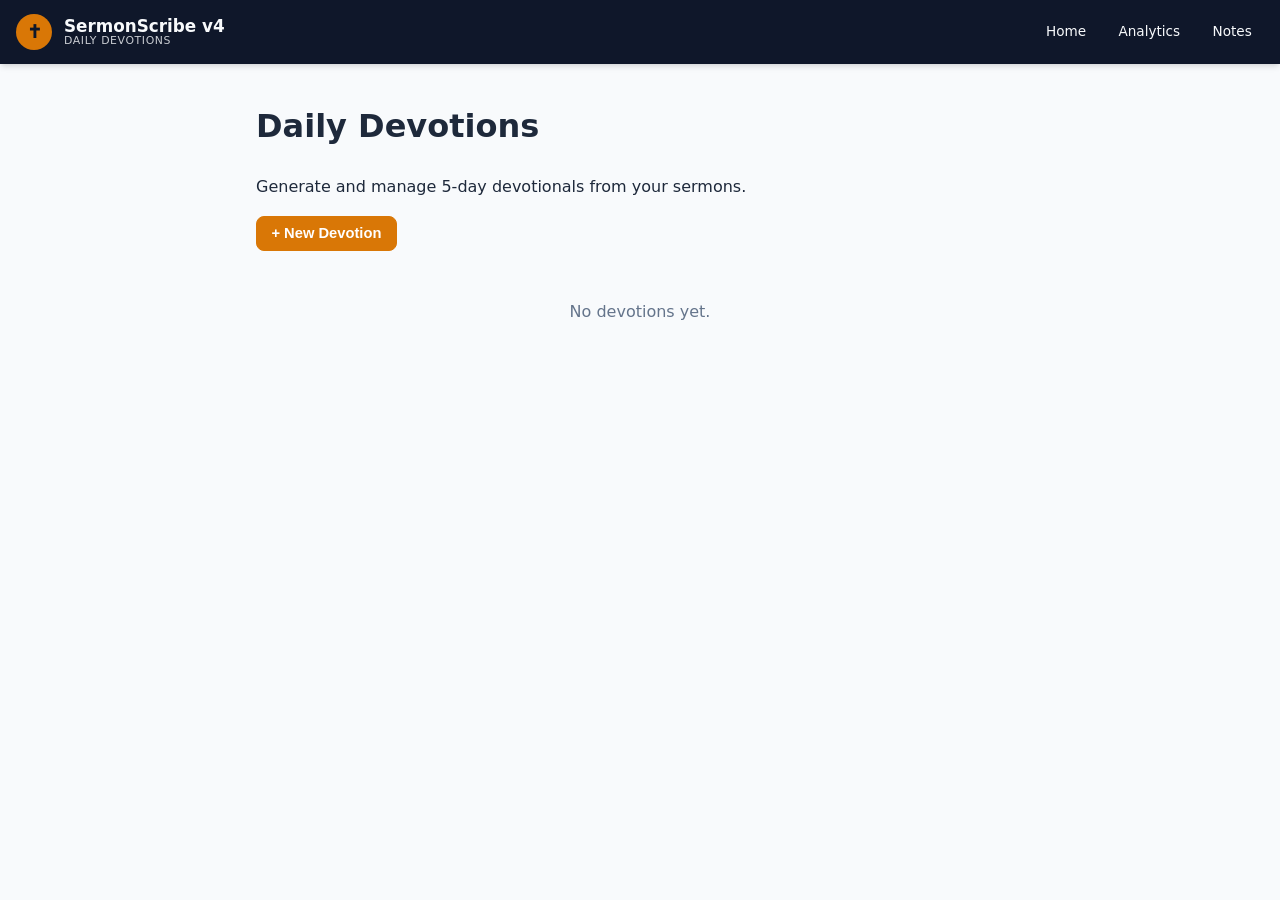
<file: devotions.html>
<!DOCTYPE html>
<html lang="en" data-theme="light">
<head>
  <meta charset="UTF-8">
  <meta name="viewport" content="width=device-width, initial-scale=1.0">
  <title>Devotions - SermonScribe v4</title>
  <link rel="stylesheet" href="./assets/css/style.css">
  <style>.devotion-card { background: var(--surface); border: 1px solid var(--border); border-radius: var(--radius); padding: 1.5rem; margin-bottom: 1rem; }.devotion-card h3 { margin: 0 0 .5rem; color: var(--accent); }.devotion-card .meta { font-size: .8rem; color: var(--text-muted); margin-bottom: .75rem; }.devotion-card .scripture { font-style: italic; border-left: 3px solid var(--accent); padding-left: 1rem; margin: .75rem 0; }</style>
</head>
<body>
  <header class="app-header">
    <a class="brand" href="./index.html"><div class="brand-logo">&#10013;</div><div class="brand-text"><span class="brand-title">SermonScribe v4</span><span class="brand-sub">Daily Devotions</span></div></a>
    <nav class="header-nav"><a href="./index.html">Home</a><a href="./analytics.html">Analytics</a><a href="./notes.html">Notes</a></nav>
  </header>
  <main style="max-width:800px;margin:0 auto;padding:1rem;">
    <h1>Daily Devotions</h1>
    <p>Generate and manage 5-day devotionals from your sermons.</p>
    <button class="btn btn-primary" onclick="openDevotionModal()">+ New Devotion</button>
    <div id="devotions-container" style="margin-top:1rem;"></div>
  </main>
  <div id="devotion-modal" class="modal-overlay" aria-hidden="true"><div class="modal modal-lg">
    <h2>Create 5-Day Devotional</h2>
    <div class="form-group"><label for="dev-title">Title</label><input type="text" id="dev-title" placeholder="e.g., Walking in Faith"></div>
    <div class="form-group"><label for="dev-sermon">Based on Sermon</label><input type="text" id="dev-sermon" placeholder="Sermon title or source"></div>
    <div class="form-group"><label for="dev-theme">Main Theme</label><input type="text" id="dev-theme" placeholder="e.g., Faith, Grace, Love"></div>
    <div class="form-group"><label for="dev-scripture">Key Scripture</label><input type="text" id="dev-scripture" placeholder="e.g., Romans 8:28"></div>
    <div class="form-group"><label for="dev-content">Content</label><textarea id="dev-content" rows="8" placeholder="Write the devotional content..." style="width:100%;font-family:inherit;font-size:.95rem;padding:.55rem .75rem;border-radius:var(--radius-sm);border:1px solid var(--border-strong);background:var(--surface);color:var(--text);resize:vertical"></textarea></div>
    <div class="form-actions"><button class="btn btn-primary" onclick="saveDevotion()">Save</button><button class="btn btn-ghost" onclick="closeDevotionModal()">Cancel</button></div>
  </div></div>
  <script type="module">
    import { saveDevotion, loadDevotions, deleteDevotion } from './assets/js/storage.js';
    import { generateId, getTimestamp, escapeHtml } from './assets/js/utils.js';
    window.openDevotionModal = () => document.getElementById('devotion-modal').classList.add('open');
    window.closeDevotionModal = () => document.getElementById('devotion-modal').classList.remove('open');
    window.saveDevotion = async () => {
      const title = document.getElementById('dev-title').value; const sermon = document.getElementById('dev-sermon').value; const theme = document.getElementById('dev-theme').value; const scripture = document.getElementById('dev-scripture').value; const content = document.getElementById('dev-content').value;
      if (!title || !content) { alert('Please fill in title and content.'); return; }
      await saveDevotion({ id: generateId(), title, sermon, theme, scripture, content, createdAt: getTimestamp() });
      closeDevotionModal(); loadDevotionsList();
    };
    async function loadDevotionsList() {
      const container = document.getElementById('devotions-container'); const devotions = await loadDevotions(100);
      if (!devotions.length) { container.innerHTML = '<p style="text-align:center;padding:2rem;color:var(--text-muted);">No devotions yet.</p>'; return; }
      container.innerHTML = devotions.map(d => `<div class="devotion-card"><h3>${d.title}</h3><div class="meta">Based on: ${d.sermon || 'N/A'} | Theme: ${d.theme || 'N/A'} | ${d.scripture || ''}</div><div class="scripture">${d.scripture || ''}</div><div>${d.content}</div><button class="btn btn-sm btn-danger" style="margin-top:.5rem" onclick="window.deleteDev('${d.id}')">Delete</button></div>`).join('');
    }
    window.deleteDev = async (id) => { if (!confirm('Delete this devotion?')) return; await deleteDevotion(id); loadDevotionsList(); };
    loadDevotionsList();
  </script>
</body>
</html>
</file>
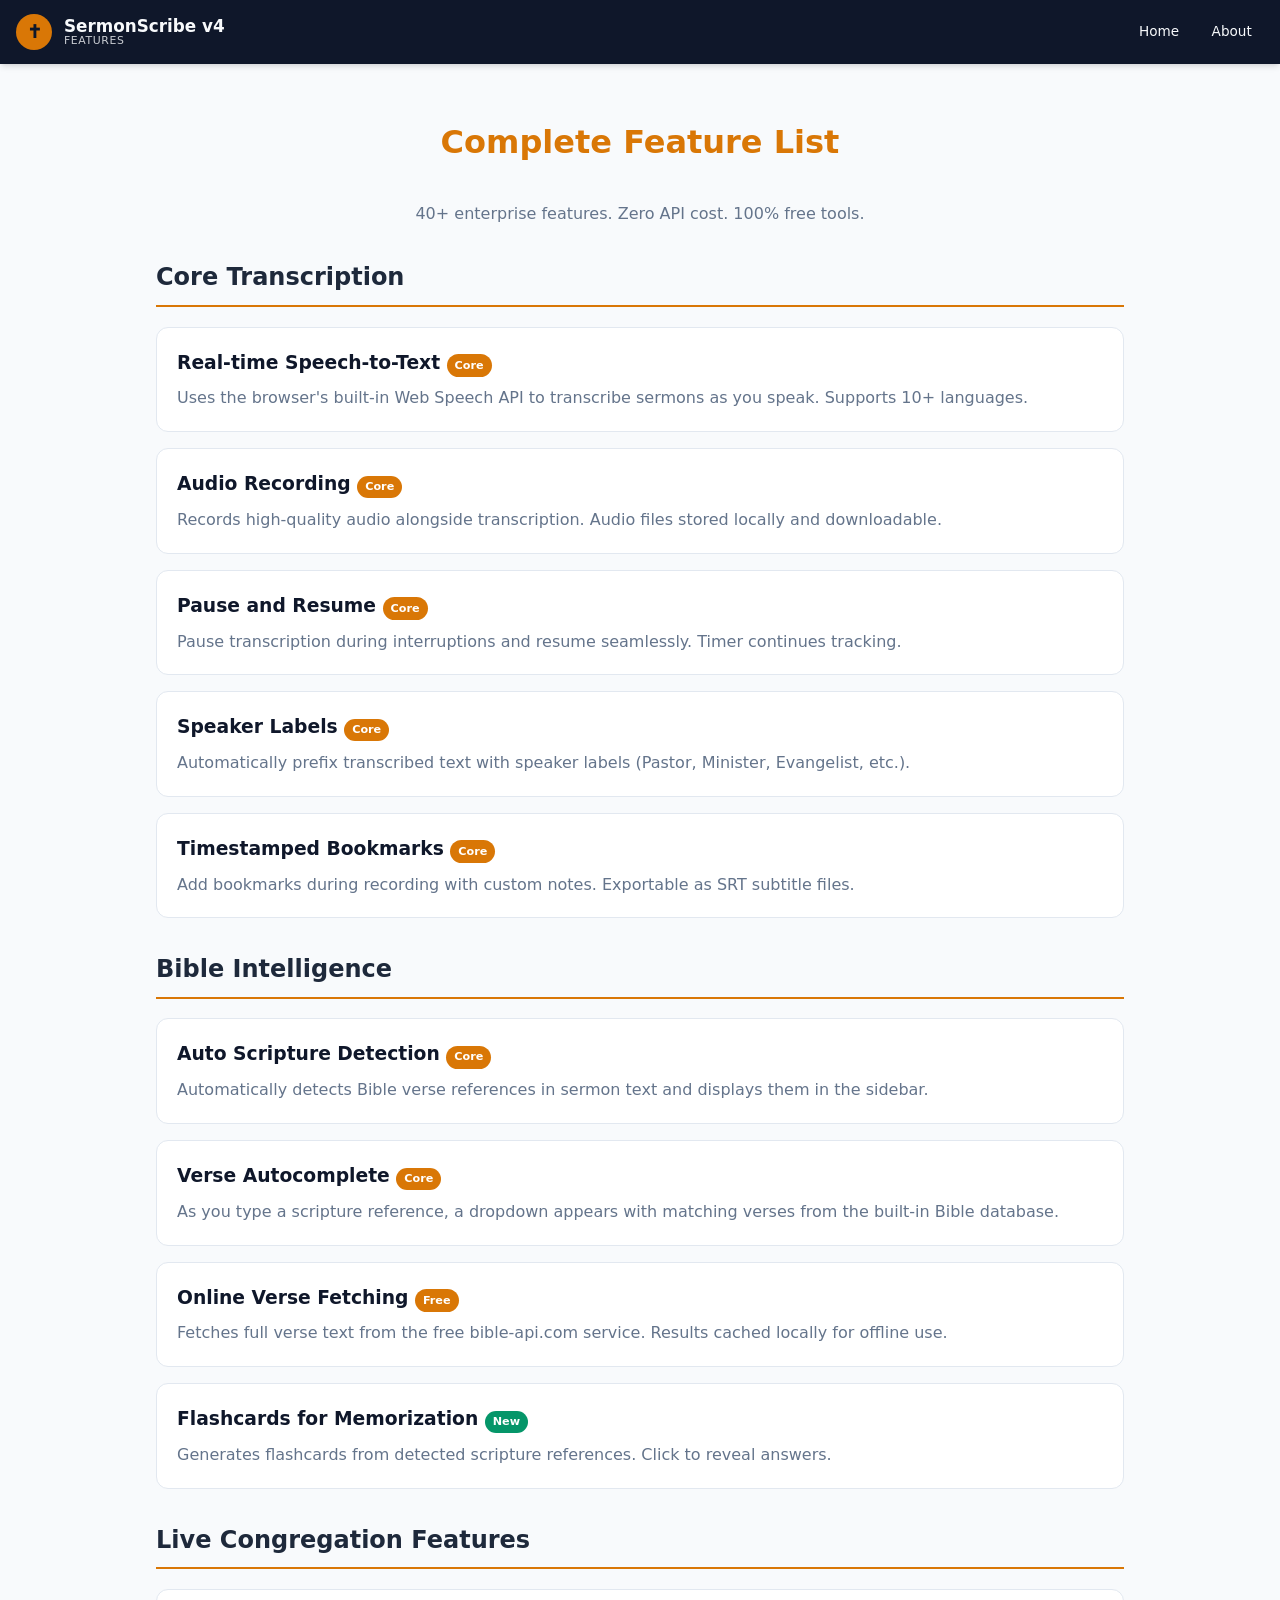
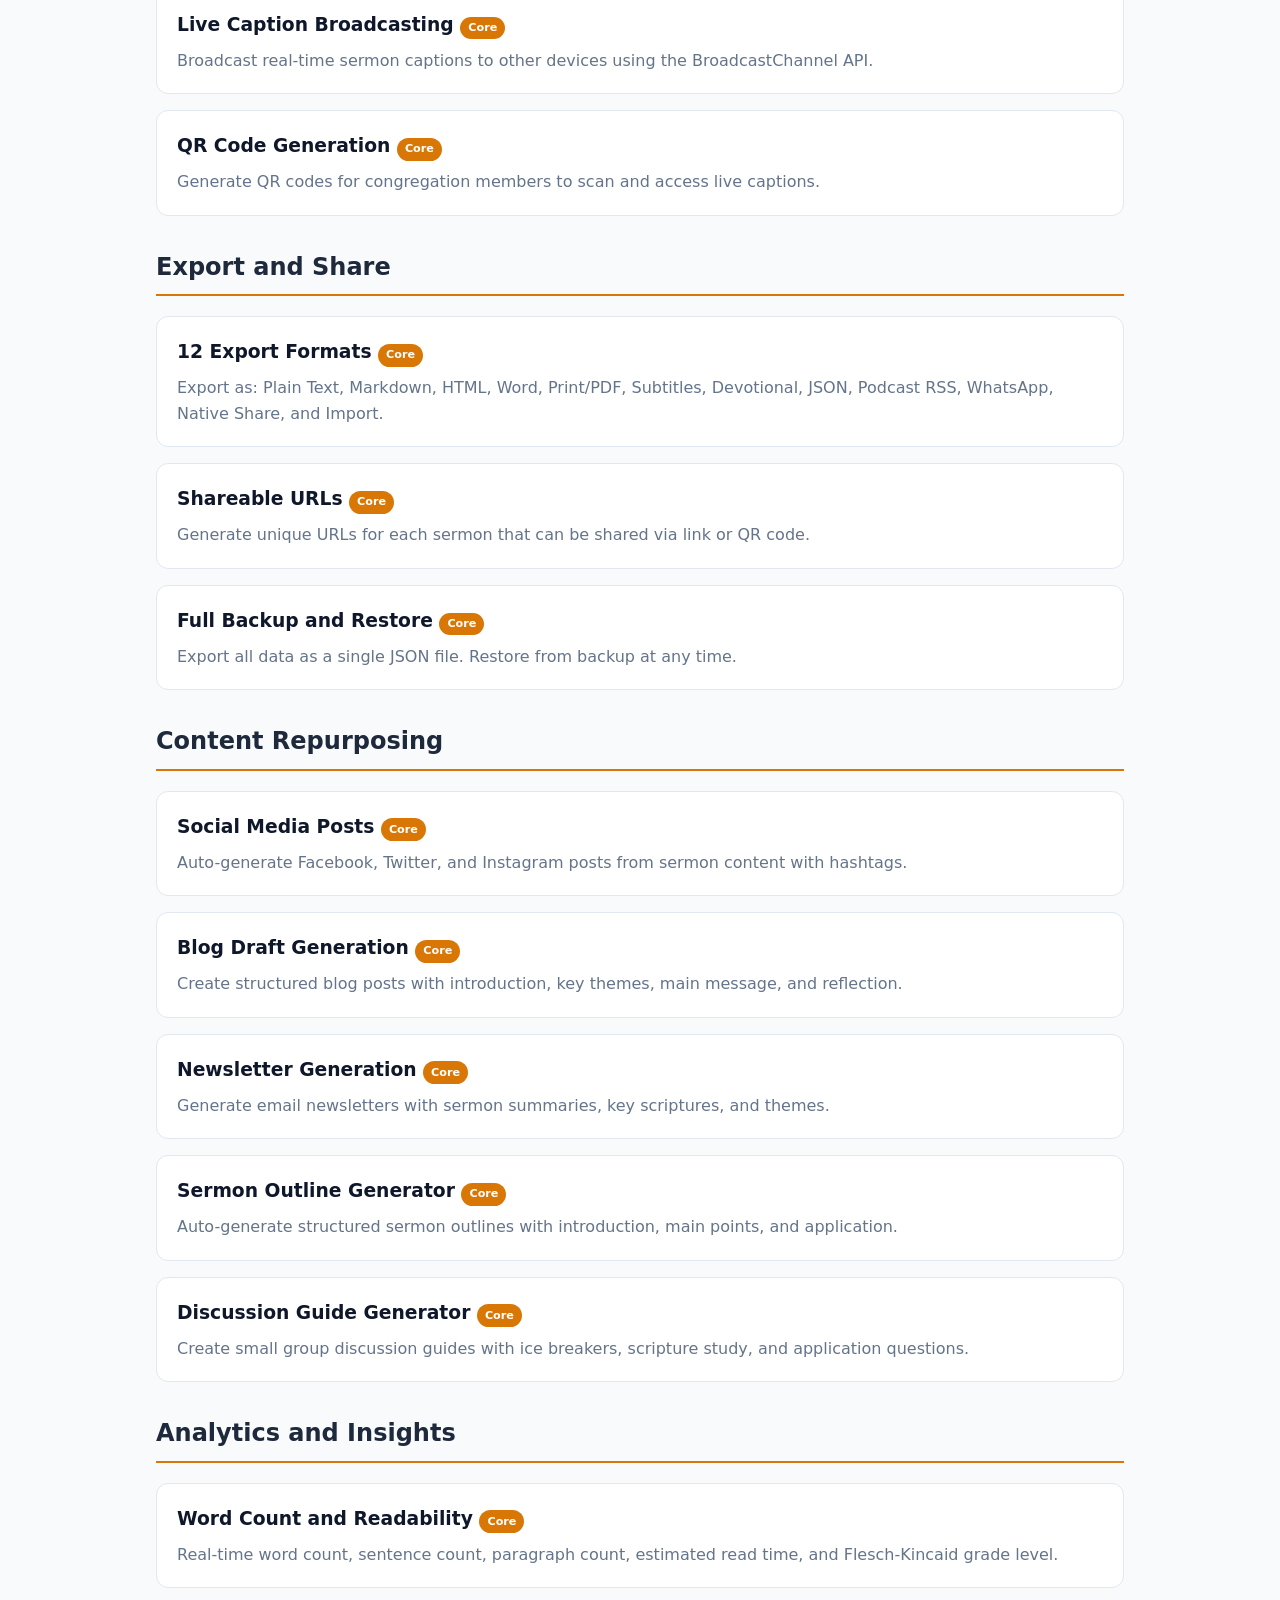
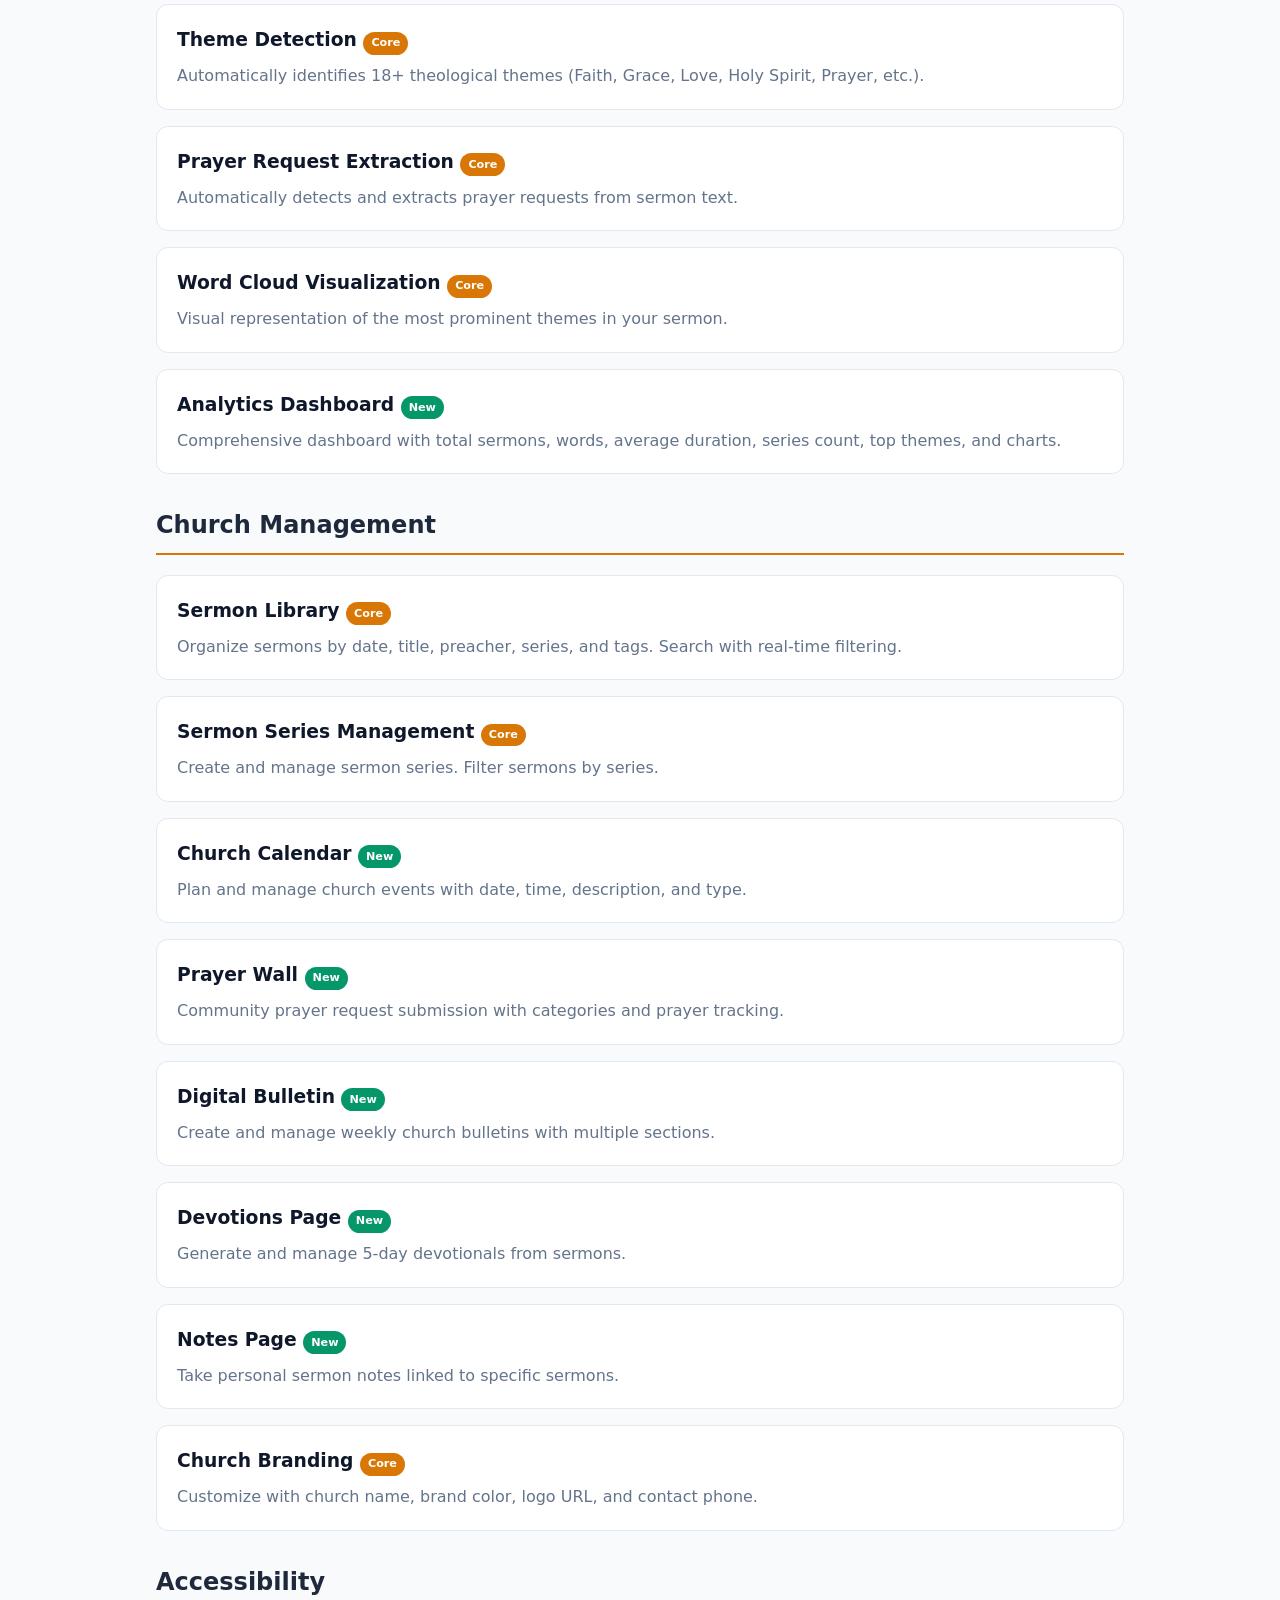
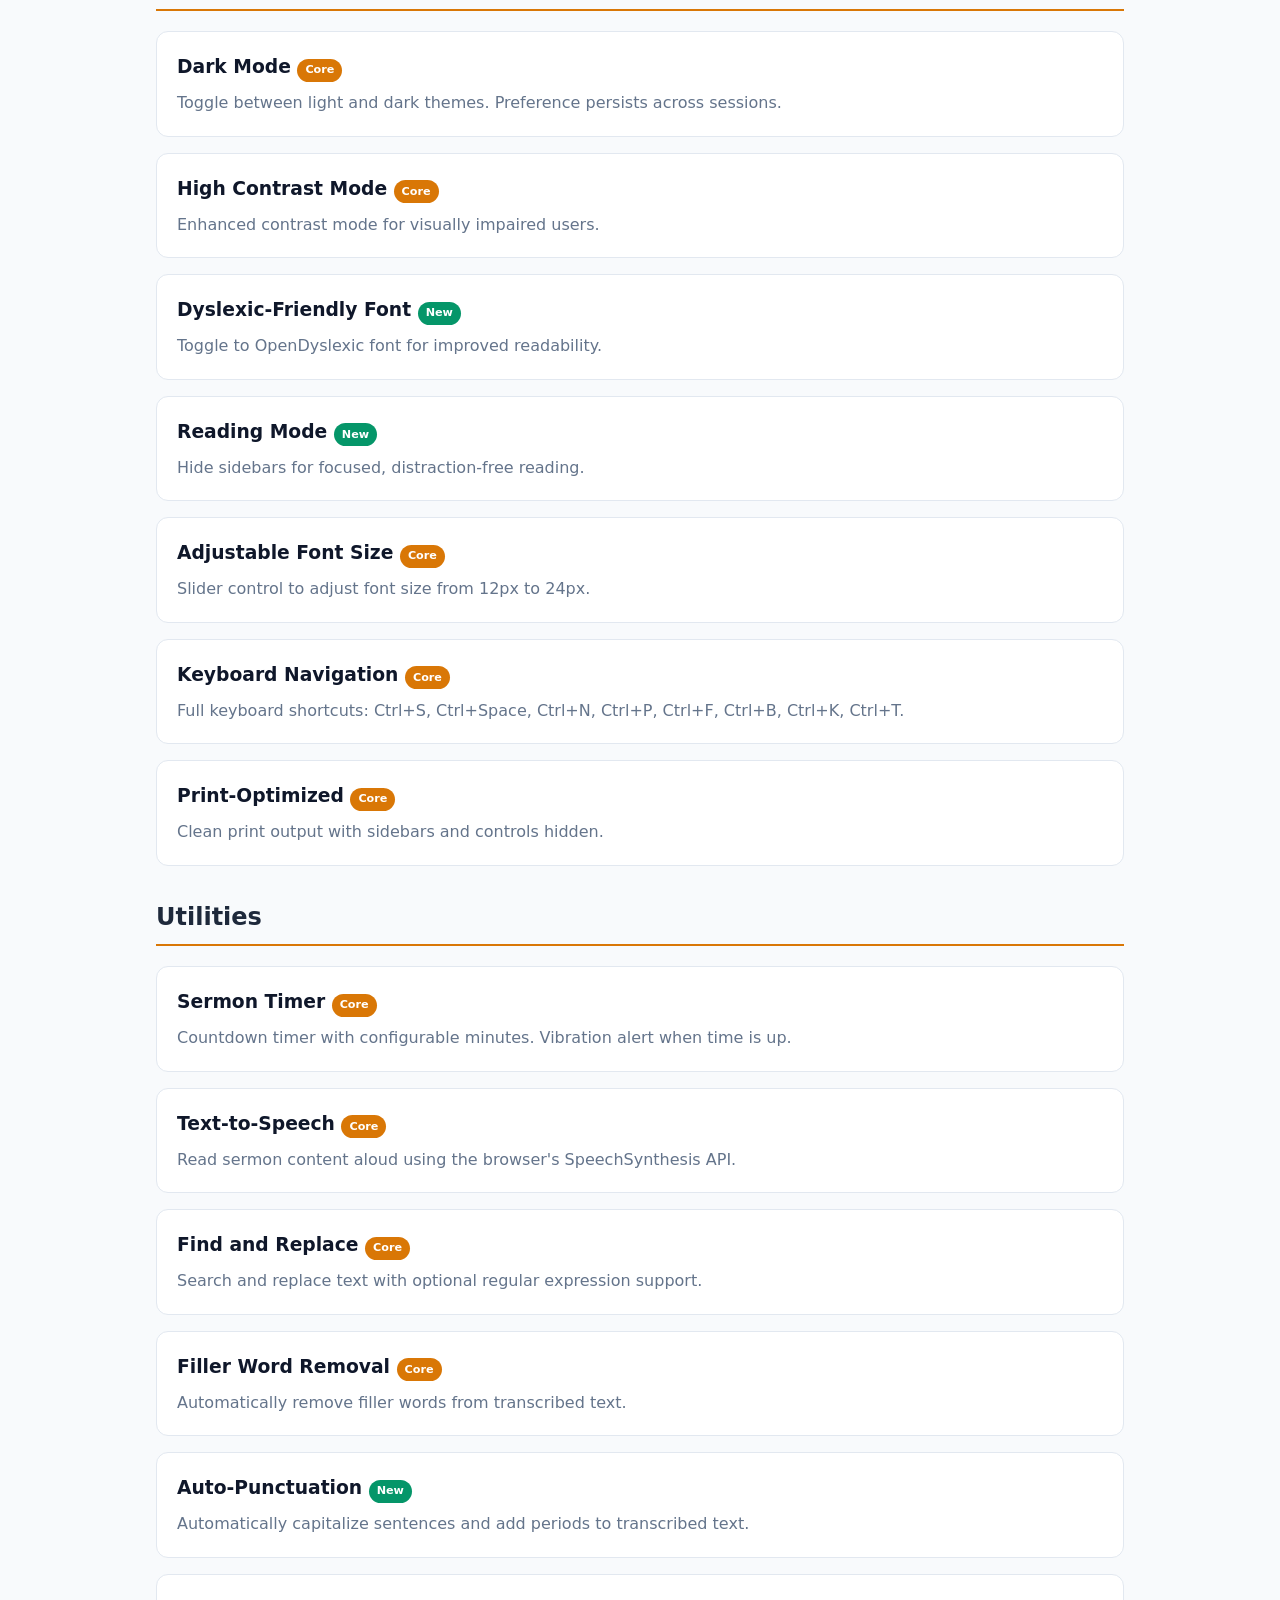
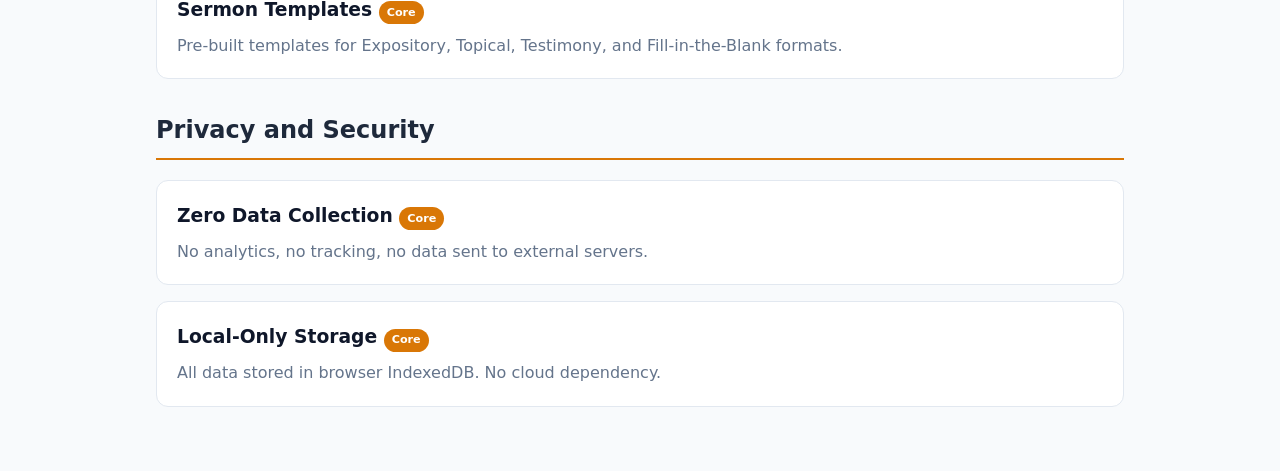
<file: features.html>
<!DOCTYPE html>
<html lang="en" data-theme="light">
<head>
  <meta charset="UTF-8">
  <meta name="viewport" content="width=device-width, initial-scale=1.0">
  <title>Features - SermonScribe v4</title>
  <link rel="stylesheet" href="./assets/css/style.css">
  <style>.features-page { max-width:1000px; margin:0 auto; padding:2rem 1rem; }.feature-section { margin-bottom:2rem; }.feature-section h2 { border-bottom:2px solid var(--accent); padding-bottom:.5rem; }.feature-item { background:var(--surface); border:1px solid var(--border); border-radius:var(--radius); padding:1.25rem; margin-bottom:1rem; }.feature-item h3 { margin:0 0 .5rem; color:var(--primary); }.feature-item p { margin:0; color:var(--text-muted); }.badge { display:inline-block; padding:.15rem .5rem; background:var(--accent); color:#fff; border-radius:20px; font-size:.7rem; font-weight:700; }.badge.new { background:var(--success); }</style>
</head>
<body>
  <header class="app-header">
    <a class="brand" href="./index.html"><div class="brand-logo">&#10013;</div><div class="brand-text"><span class="brand-title">SermonScribe v4</span><span class="brand-sub">Features</span></div></a>
    <nav class="header-nav"><a href="./index.html">Home</a><a href="./about.html">About</a></nav>
  </header>
  <div class="features-page">
    <h1 style="text-align:center;color:var(--accent);margin-bottom:2rem;">Complete Feature List</h1>
    <p style="text-align:center;color:var(--text-muted);margin-bottom:2rem;">40+ enterprise features. Zero API cost. 100% free tools.</p>

    <div class="feature-section">
      <h2>Core Transcription</h2>
      <div class="feature-item"><h3>Real-time Speech-to-Text <span class="badge">Core</span></h3><p>Uses the browser's built-in Web Speech API to transcribe sermons as you speak. Supports 10+ languages.</p></div>
      <div class="feature-item"><h3>Audio Recording <span class="badge">Core</span></h3><p>Records high-quality audio alongside transcription. Audio files stored locally and downloadable.</p></div>
      <div class="feature-item"><h3>Pause and Resume <span class="badge">Core</span></h3><p>Pause transcription during interruptions and resume seamlessly. Timer continues tracking.</p></div>
      <div class="feature-item"><h3>Speaker Labels <span class="badge">Core</span></h3><p>Automatically prefix transcribed text with speaker labels (Pastor, Minister, Evangelist, etc.).</p></div>
      <div class="feature-item"><h3>Timestamped Bookmarks <span class="badge">Core</span></h3><p>Add bookmarks during recording with custom notes. Exportable as SRT subtitle files.</p></div>
    </div>

    <div class="feature-section">
      <h2>Bible Intelligence</h2>
      <div class="feature-item"><h3>Auto Scripture Detection <span class="badge">Core</span></h3><p>Automatically detects Bible verse references in sermon text and displays them in the sidebar.</p></div>
      <div class="feature-item"><h3>Verse Autocomplete <span class="badge">Core</span></h3><p>As you type a scripture reference, a dropdown appears with matching verses from the built-in Bible database.</p></div>
      <div class="feature-item"><h3>Online Verse Fetching <span class="badge">Free</span></h3><p>Fetches full verse text from the free bible-api.com service. Results cached locally for offline use.</p></div>
      <div class="feature-item"><h3>Flashcards for Memorization <span class="badge new">New</span></h3><p>Generates flashcards from detected scripture references. Click to reveal answers.</p></div>
    </div>

    <div class="feature-section">
      <h2>Live Congregation Features</h2>
      <div class="feature-item"><h3>Live Caption Broadcasting <span class="badge">Core</span></h3><p>Broadcast real-time sermon captions to other devices using the BroadcastChannel API.</p></div>
      <div class="feature-item"><h3>QR Code Generation <span class="badge">Core</span></h3><p>Generate QR codes for congregation members to scan and access live captions.</p></div>
    </div>

    <div class="feature-section">
      <h2>Export and Share</h2>
      <div class="feature-item"><h3>12 Export Formats <span class="badge">Core</span></h3><p>Export as: Plain Text, Markdown, HTML, Word, Print/PDF, Subtitles, Devotional, JSON, Podcast RSS, WhatsApp, Native Share, and Import.</p></div>
      <div class="feature-item"><h3>Shareable URLs <span class="badge">Core</span></h3><p>Generate unique URLs for each sermon that can be shared via link or QR code.</p></div>
      <div class="feature-item"><h3>Full Backup and Restore <span class="badge">Core</span></h3><p>Export all data as a single JSON file. Restore from backup at any time.</p></div>
    </div>

    <div class="feature-section">
      <h2>Content Repurposing</h2>
      <div class="feature-item"><h3>Social Media Posts <span class="badge">Core</span></h3><p>Auto-generate Facebook, Twitter, and Instagram posts from sermon content with hashtags.</p></div>
      <div class="feature-item"><h3>Blog Draft Generation <span class="badge">Core</span></h3><p>Create structured blog posts with introduction, key themes, main message, and reflection.</p></div>
      <div class="feature-item"><h3>Newsletter Generation <span class="badge">Core</span></h3><p>Generate email newsletters with sermon summaries, key scriptures, and themes.</p></div>
      <div class="feature-item"><h3>Sermon Outline Generator <span class="badge">Core</span></h3><p>Auto-generate structured sermon outlines with introduction, main points, and application.</p></div>
      <div class="feature-item"><h3>Discussion Guide Generator <span class="badge">Core</span></h3><p>Create small group discussion guides with ice breakers, scripture study, and application questions.</p></div>
    </div>

    <div class="feature-section">
      <h2>Analytics and Insights</h2>
      <div class="feature-item"><h3>Word Count and Readability <span class="badge">Core</span></h3><p>Real-time word count, sentence count, paragraph count, estimated read time, and Flesch-Kincaid grade level.</p></div>
      <div class="feature-item"><h3>Theme Detection <span class="badge">Core</span></h3><p>Automatically identifies 18+ theological themes (Faith, Grace, Love, Holy Spirit, Prayer, etc.).</p></div>
      <div class="feature-item"><h3>Prayer Request Extraction <span class="badge">Core</span></h3><p>Automatically detects and extracts prayer requests from sermon text.</p></div>
      <div class="feature-item"><h3>Word Cloud Visualization <span class="badge">Core</span></h3><p>Visual representation of the most prominent themes in your sermon.</p></div>
      <div class="feature-item"><h3>Analytics Dashboard <span class="badge new">New</span></h3><p>Comprehensive dashboard with total sermons, words, average duration, series count, top themes, and charts.</p></div>
    </div>

    <div class="feature-section">
      <h2>Church Management</h2>
      <div class="feature-item"><h3>Sermon Library <span class="badge">Core</span></h3><p>Organize sermons by date, title, preacher, series, and tags. Search with real-time filtering.</p></div>
      <div class="feature-item"><h3>Sermon Series Management <span class="badge">Core</span></h3><p>Create and manage sermon series. Filter sermons by series.</p></div>
      <div class="feature-item"><h3>Church Calendar <span class="badge new">New</span></h3><p>Plan and manage church events with date, time, description, and type.</p></div>
      <div class="feature-item"><h3>Prayer Wall <span class="badge new">New</span></h3><p>Community prayer request submission with categories and prayer tracking.</p></div>
      <div class="feature-item"><h3>Digital Bulletin <span class="badge new">New</span></h3><p>Create and manage weekly church bulletins with multiple sections.</p></div>
      <div class="feature-item"><h3>Devotions Page <span class="badge new">New</span></h3><p>Generate and manage 5-day devotionals from sermons.</p></div>
      <div class="feature-item"><h3>Notes Page <span class="badge new">New</span></h3><p>Take personal sermon notes linked to specific sermons.</p></div>
      <div class="feature-item"><h3>Church Branding <span class="badge">Core</span></h3><p>Customize with church name, brand color, logo URL, and contact phone.</p></div>
    </div>

    <div class="feature-section">
      <h2>Accessibility</h2>
      <div class="feature-item"><h3>Dark Mode <span class="badge">Core</span></h3><p>Toggle between light and dark themes. Preference persists across sessions.</p></div>
      <div class="feature-item"><h3>High Contrast Mode <span class="badge">Core</span></h3><p>Enhanced contrast mode for visually impaired users.</p></div>
      <div class="feature-item"><h3>Dyslexic-Friendly Font <span class="badge new">New</span></h3><p>Toggle to OpenDyslexic font for improved readability.</p></div>
      <div class="feature-item"><h3>Reading Mode <span class="badge new">New</span></h3><p>Hide sidebars for focused, distraction-free reading.</p></div>
      <div class="feature-item"><h3>Adjustable Font Size <span class="badge">Core</span></h3><p>Slider control to adjust font size from 12px to 24px.</p></div>
      <div class="feature-item"><h3>Keyboard Navigation <span class="badge">Core</span></h3><p>Full keyboard shortcuts: Ctrl+S, Ctrl+Space, Ctrl+N, Ctrl+P, Ctrl+F, Ctrl+B, Ctrl+K, Ctrl+T.</p></div>
      <div class="feature-item"><h3>Print-Optimized <span class="badge">Core</span></h3><p>Clean print output with sidebars and controls hidden.</p></div>
    </div>

    <div class="feature-section">
      <h2>Utilities</h2>
      <div class="feature-item"><h3>Sermon Timer <span class="badge">Core</span></h3><p>Countdown timer with configurable minutes. Vibration alert when time is up.</p></div>
      <div class="feature-item"><h3>Text-to-Speech <span class="badge">Core</span></h3><p>Read sermon content aloud using the browser's SpeechSynthesis API.</p></div>
      <div class="feature-item"><h3>Find and Replace <span class="badge">Core</span></h3><p>Search and replace text with optional regular expression support.</p></div>
      <div class="feature-item"><h3>Filler Word Removal <span class="badge">Core</span></h3><p>Automatically remove filler words from transcribed text.</p></div>
      <div class="feature-item"><h3>Auto-Punctuation <span class="badge new">New</span></h3><p>Automatically capitalize sentences and add periods to transcribed text.</p></div>
      <div class="feature-item"><h3>Sermon Templates <span class="badge">Core</span></h3><p>Pre-built templates for Expository, Topical, Testimony, and Fill-in-the-Blank formats.</p></div>
    </div>

    <div class="feature-section">
      <h2>Privacy and Security</h2>
      <div class="feature-item"><h3>Zero Data Collection <span class="badge">Core</span></h3><p>No analytics, no tracking, no data sent to external servers.</p></div>
      <div class="feature-item"><h3>Local-Only Storage <span class="badge">Core</span></h3><p>All data stored in browser IndexedDB. No cloud dependency.</p></div>
    </div>
  </div>
</body>
</html>
</file>
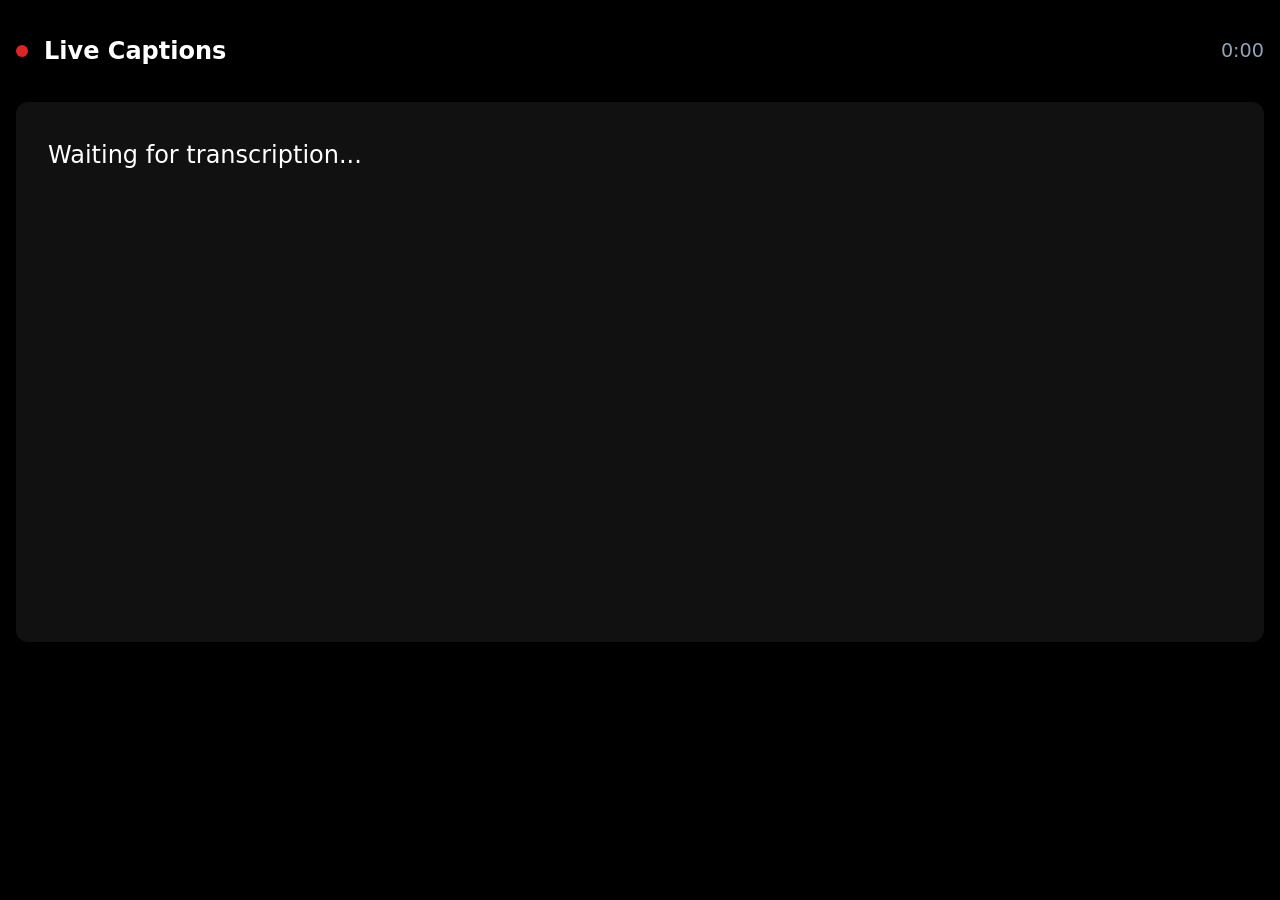
<file: live.html>
<!DOCTYPE html>
<html lang="en" data-theme="light">
<head>
  <meta charset="UTF-8">
  <meta name="viewport" content="width=device-width, initial-scale=1.0">
  <title>Live Captions - SermonScribe v4</title>
  <link rel="stylesheet" href="./assets/css/style.css">
  <style>
    body { padding: 1rem; background: #000; color: #fff; font-size: 1.5rem; }
    #live-caption { padding: 2rem; min-height: 60vh; background: #111; border-radius: 12px; margin-top: 1rem; white-space: pre-wrap; line-height: 1.8; }
    .live-dot { display: inline-block; width: 12px; height: 12px; background: #dc2626; border-radius: 50%; animation: pulse 1s infinite; margin-right: .5rem; }
    @keyframes pulse { 0%,100% { opacity: 1; } 50% { opacity: .3; } }
    #elapsed { font-size: 1.2rem; color: #94a3b8; }
  </style>
</head>
<body>
  <div style="display:flex;align-items:center;justify-content:space-between;padding:1rem 0;">
    <div style="display:flex;align-items:center;gap:.5rem;"><span class="live-dot"></span><span style="font-weight:700;">Live Captions</span></div>
    <span id="elapsed">0:00</span>
  </div>
  <div id="live-caption">Waiting for transcription...</div>
  <script>
    const channel = new BroadcastChannel('sermonscribe-live');
    const captionEl = document.getElementById('live-caption');
    const elapsedEl = document.getElementById('elapsed');
    let fullText = '';
    channel.onmessage = (e) => {
      if (e.data.type === 'transcript') {
        fullText += e.data.text + ' ';
        captionEl.textContent = fullText;
        const mins = Math.floor(e.data.elapsed/60), secs = (e.data.elapsed%60).toString().padStart(2,'0');
        elapsedEl.textContent = `${mins}:${secs}`;
        captionEl.scrollTop = captionEl.scrollHeight;
      }
    };
  </script>
</body>
</html>
</file>
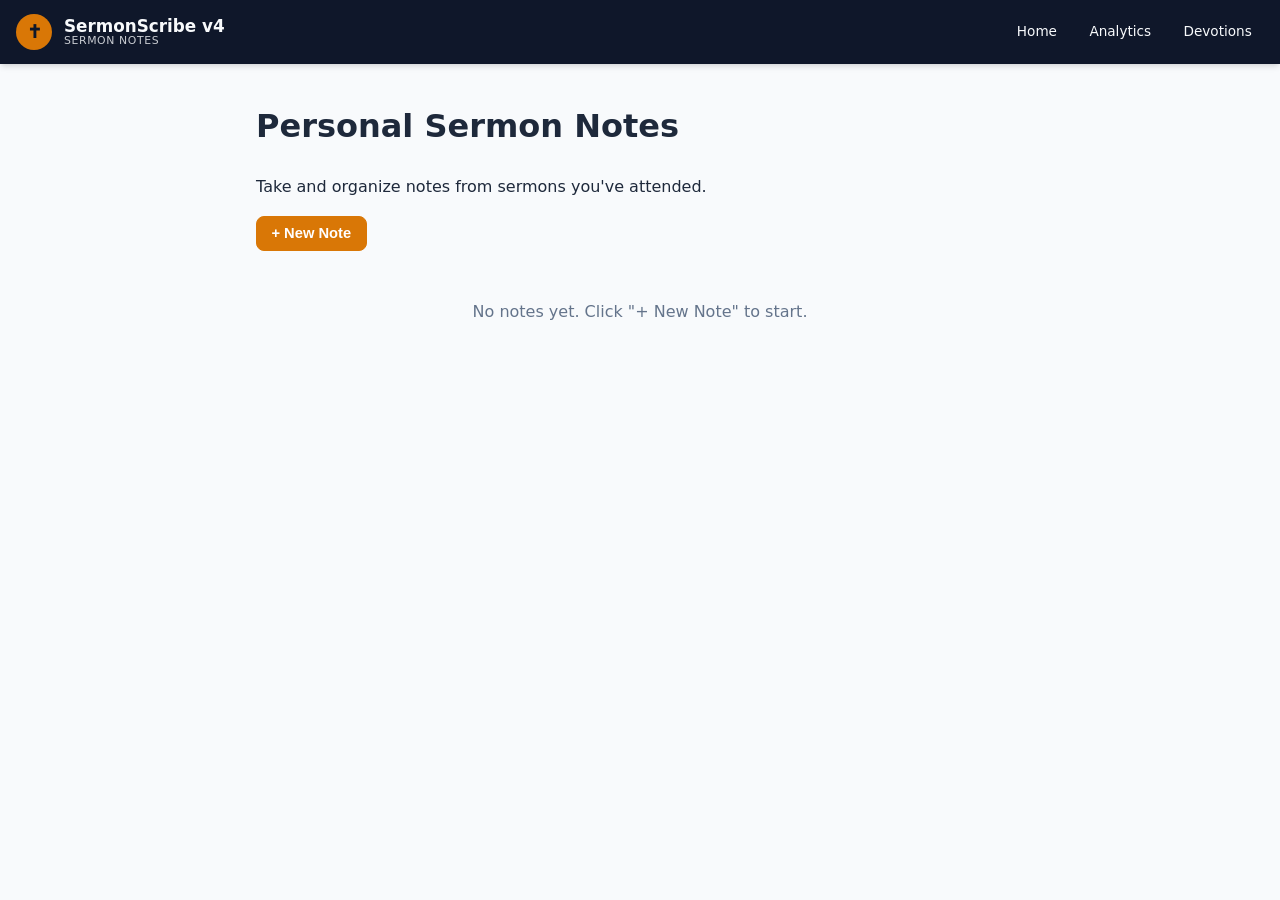
<file: notes.html>
<!DOCTYPE html>
<html lang="en" data-theme="light">
<head>
  <meta charset="UTF-8">
  <meta name="viewport" content="width=device-width, initial-scale=1.0">
  <title>Notes - SermonScribe v4</title>
  <link rel="stylesheet" href="./assets/css/style.css">
  <style>.note-card { background: var(--surface); border: 1px solid var(--border); border-radius: var(--radius); padding: 1rem; margin-bottom: 1rem; }.note-card h3 { margin: 0 0 .5rem; }.note-card .meta { font-size: .8rem; color: var(--text-muted); margin-bottom: .5rem; }.note-card .content { white-space: pre-wrap; }</style>
</head>
<body>
  <header class="app-header">
    <a class="brand" href="./index.html"><div class="brand-logo">&#10013;</div><div class="brand-text"><span class="brand-title">SermonScribe v4</span><span class="brand-sub">Sermon Notes</span></div></a>
    <nav class="header-nav"><a href="./index.html">Home</a><a href="./analytics.html">Analytics</a><a href="./devotions.html">Devotions</a></nav>
  </header>
  <main style="max-width:800px;margin:0 auto;padding:1rem;">
    <h1>Personal Sermon Notes</h1>
    <p>Take and organize notes from sermons you've attended.</p>
    <button class="btn btn-primary" onclick="newNote()">+ New Note</button>
    <div id="notes-container" style="margin-top:1rem;"></div>
  </main>
  <div id="note-modal" class="modal-overlay" aria-hidden="true"><div class="modal modal-lg">
    <h2>New Sermon Note</h2>
    <div class="form-group"><label for="note-sermon">Sermon Title</label><input type="text" id="note-sermon" placeholder="Which sermon is this for?"></div>
    <div class="form-group"><label for="note-date">Date</label><input type="date" id="note-date"></div>
    <div class="form-group"><label for="note-content">Notes</label><textarea id="note-content" rows="10" placeholder="Write your notes here..." style="width:100%;font-family:inherit;font-size:.95rem;padding:.55rem .75rem;border-radius:var(--radius-sm);border:1px solid var(--border-strong);background:var(--surface);color:var(--text);resize:vertical"></textarea></div>
    <div class="form-actions"><button class="btn btn-primary" onclick="saveNote()">Save</button><button class="btn btn-ghost" onclick="closeNoteModal()">Cancel</button></div>
  </div></div>
  <script type="module">
    import { saveNote, loadNotesBySermon } from './assets/js/storage.js';
    import { generateId, getTimestamp } from './assets/js/utils.js';
    window.newNote = () => { document.getElementById('note-modal').classList.add('open'); document.getElementById('note-date').value = new Date().toISOString().split('T')[0]; };
    window.closeNoteModal = () => { document.getElementById('note-modal').classList.remove('open'); document.getElementById('note-sermon').value = ''; document.getElementById('note-content').value = ''; };
    window.saveNote = async () => {
      const sermon = document.getElementById('note-sermon').value; const date = document.getElementById('note-date').value; const content = document.getElementById('note-content').value;
      if (!sermon || !content) { alert('Please fill in sermon title and notes.'); return; }
      await saveNote({ id: generateId(), sermonId: sermon, sermon, date, content, createdAt: getTimestamp() });
      closeNoteModal(); loadNotes();
    };
    async function loadNotes() {
      const container = document.getElementById('notes-container');
      const notes = await loadNotesBySermon('');
      if (!notes.length) { container.innerHTML = '<p style="color:var(--text-muted);text-align:center;padding:2rem;">No notes yet. Click "+ New Note" to start.</p>'; return; }
      container.innerHTML = notes.map(n => `<div class="note-card"><h3>${n.sermon || 'Untitled'}</h3><div class="meta">${n.date} | ${new Date(n.createdAt).toLocaleString()}</div><div class="content">${n.content}</div></div>`).join('');
    }
    loadNotes();
  </script>
</body>
</html>
</file>
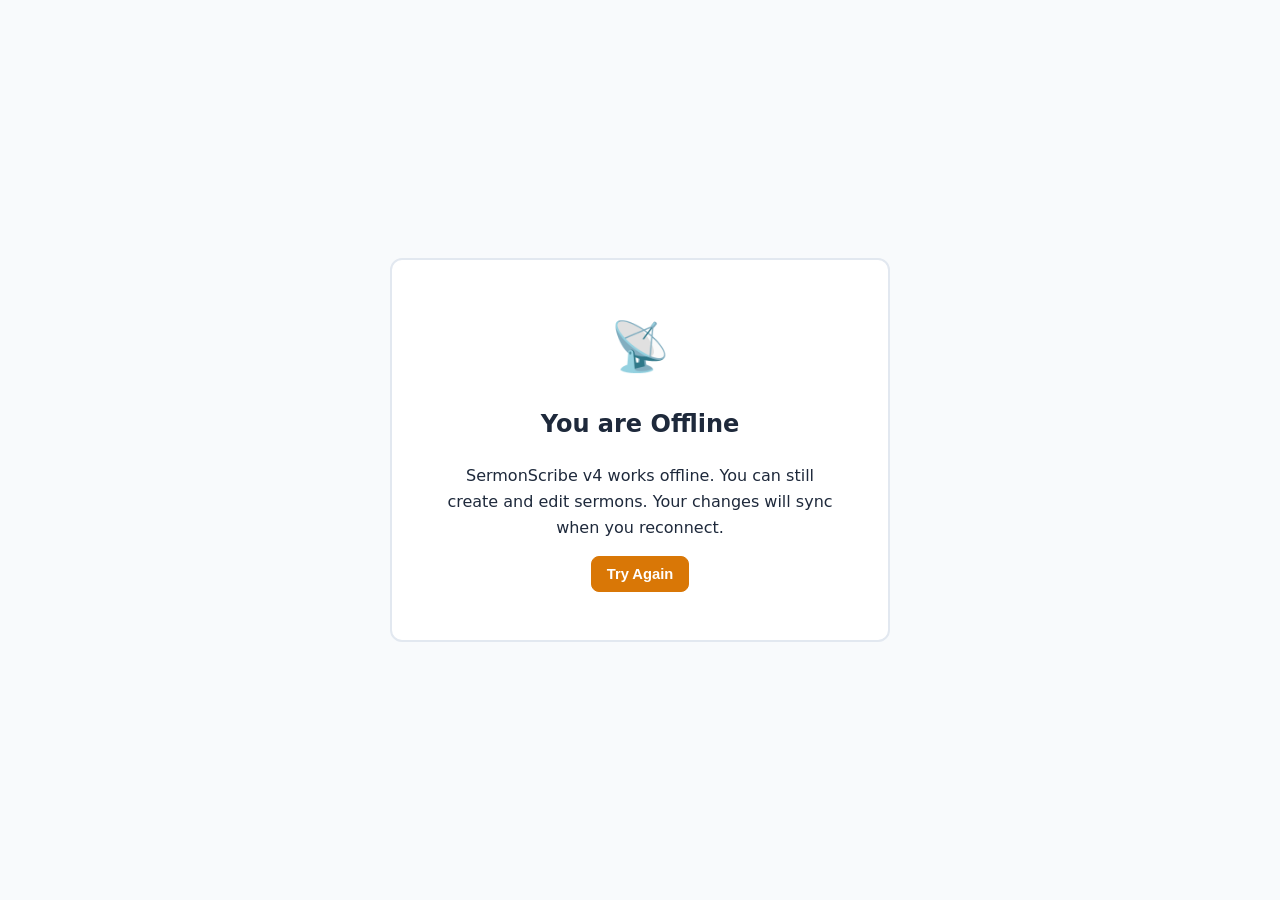
<file: offline.html>
<!DOCTYPE html>
<html lang="en">
<head>
  <meta charset="UTF-8">
  <meta name="viewport" content="width=device-width, initial-scale=1.0">
  <title>You are Offline - SermonScribe v4</title>
  <link rel="stylesheet" href="./assets/css/style.css">
  <style>body{display:flex;align-items:center;justify-content:center;min-height:100vh;text-align:center;padding:2rem}.offline-card{background:var(--surface);border:2px solid var(--border);border-radius:var(--radius);padding:3rem;max-width:500px}.offline-card h1{font-size:3rem;margin:0 0 1rem}</style>
</head>
<body>
  <div class="offline-card">
    <h1>&#128225;</h1>
    <h2>You are Offline</h2>
    <p>SermonScribe v4 works offline. You can still create and edit sermons. Your changes will sync when you reconnect.</p>
    <button class="btn btn-primary" onclick="window.location.reload()">Try Again</button>
  </div>
</body>
</html>
</file>
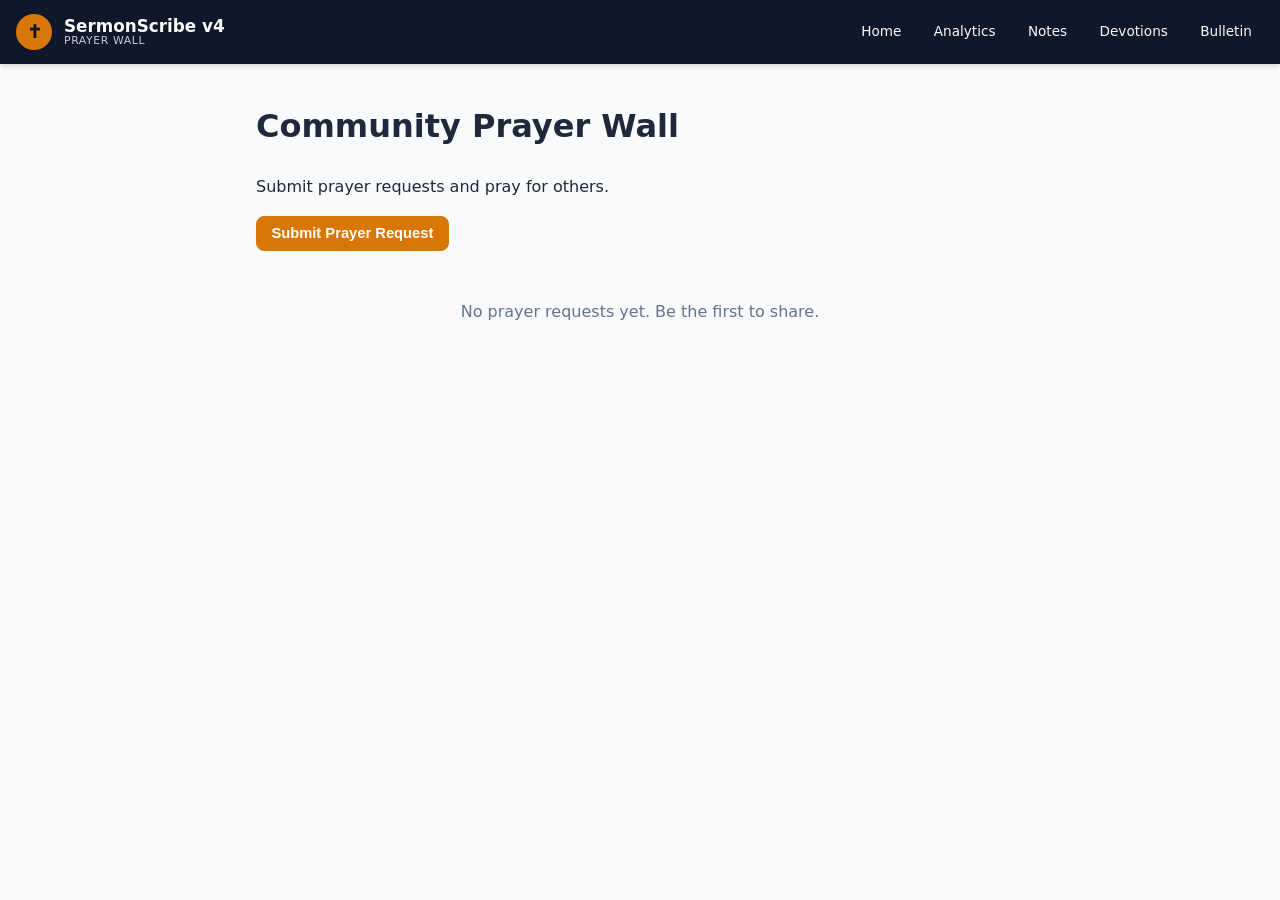
<file: prayer-wall.html>
<!DOCTYPE html>
<html lang="en" data-theme="light">
<head>
  <meta charset="UTF-8">
  <meta name="viewport" content="width=device-width, initial-scale=1.0">
  <title>Prayer Wall - SermonScribe v4</title>
  <link rel="stylesheet" href="./assets/css/style.css">
  <style>.prayer-card { background: var(--surface); border: 1px solid var(--border); border-radius: var(--radius); padding: 1.25rem; margin-bottom: 1rem; }.prayer-card .request { font-size: 1.05rem; margin-bottom: .5rem; }.prayer-card .meta { font-size: .8rem; color: var(--text-muted); }.prayer-card .actions { margin-top: .75rem; display: flex; gap: .5rem; }.prayed-btn { padding: .25rem .5rem; font-size: .8rem; border: 1px solid var(--border); border-radius: 4px; cursor: pointer; background: var(--surface-raised); color: var(--text); }.prayed-btn.prayed { background: var(--success); color: #fff; border-color: var(--success); }</style>
</head>
<body>
  <header class="app-header">
    <a class="brand" href="./index.html"><div class="brand-logo">&#10013;</div><div class="brand-text"><span class="brand-title">SermonScribe v4</span><span class="brand-sub">Prayer Wall</span></div></a>
    <nav class="header-nav"><a href="./index.html">Home</a><a href="./analytics.html">Analytics</a><a href="./notes.html">Notes</a><a href="./devotions.html">Devotions</a><a href="./bulletin.html">Bulletin</a></nav>
  </header>
  <main style="max-width:800px;margin:0 auto;padding:1rem;">
    <h1>Community Prayer Wall</h1>
    <p>Submit prayer requests and pray for others.</p>
    <button class="btn btn-primary" onclick="openPrayerModal()">Submit Prayer Request</button>
    <div id="prayers-container" style="margin-top:1rem;"></div>
  </main>
  <div id="prayer-modal" class="modal-overlay" aria-hidden="true"><div class="modal modal-lg">
    <h2>Submit Prayer Request</h2>
    <div class="form-group"><label for="prayer-name">Your Name (optional)</label><input type="text" id="prayer-name" placeholder="Anonymous"></div>
    <div class="form-group"><label for="prayer-request">Prayer Request</label><textarea id="prayer-request" rows="5" placeholder="Share your prayer request..." style="width:100%;font-family:inherit;font-size:.95rem;padding:.55rem .75rem;border-radius:var(--radius-sm);border:1px solid var(--border-strong);background:var(--surface);color:var(--text);resize:vertical"></textarea></div>
    <div class="form-group"><label for="prayer-category">Category</label><select id="prayer-category"><option value="healing">Healing</option><option value="family">Family</option><option value="financial">Financial</option><option value="spiritual">Spiritual Growth</option><option value="guidance">Guidance</option><option value="protection">Protection</option><option value="thanksgiving">Thanksgiving</option><option value="other">Other</option></select></div>
    <div class="form-actions"><button class="btn btn-primary" onclick="savePrayer()">Submit</button><button class="btn btn-ghost" onclick="closePrayerModal()">Cancel</button></div>
  </div></div>
  <script type="module">
    import { savePrayer, loadPrayers, deletePrayer } from './assets/js/storage.js';
    import { generateId, getTimestamp, escapeHtml } from './assets/js/utils.js';
    window.openPrayerModal = () => document.getElementById('prayer-modal').classList.add('open');
    window.closePrayerModal = () => document.getElementById('prayer-modal').classList.remove('open');
    window.savePrayer = async () => {
      const name = document.getElementById('prayer-name').value || 'Anonymous'; const request = document.getElementById('prayer-request').value; const category = document.getElementById('prayer-category').value;
      if (!request) { alert('Please enter your prayer request.'); return; }
      await savePrayer({ id: generateId(), name: escapeHtml(name), request: escapeHtml(request), category, prayedCount: 0, prayedBy: [], createdAt: getTimestamp() });
      closePrayerModal(); loadPrayersList();
    };
    async function loadPrayersList() {
      const container = document.getElementById('prayers-container'); const prayers = await loadPrayers(100);
      if (!prayers.length) { container.innerHTML = '<p style="text-align:center;padding:2rem;color:var(--text-muted);">No prayer requests yet. Be the first to share.</p>'; return; }
      container.innerHTML = prayers.map(p => `<div class="prayer-card"><div class="request">${p.request}</div><div class="meta">By: ${p.name || 'Anonymous'} | ${new Date(p.createdAt).toLocaleDateString()}</div><div class="actions"><button class="prayed-btn ${p.prayedBy?.includes('you') ? 'prayed' : ''}" onclick="window.togglePrayed('${p.id}', ${p.prayedCount || 0})">I've Prayed (${p.prayedCount || 0})</button><button class="btn btn-sm btn-danger" onclick="window.deletePray('${p.id}')">Delete</button></div></div>`).join('');
    }
    window.togglePrayed = async (id, count) => {
      const prayers = await loadPrayers(100); const prayer = prayers.find(p => p.id === id); if (!prayer) return;
      prayer.prayedCount = count + 1; if (!prayer.prayedBy) prayer.prayedBy = []; prayer.prayedBy.push('you');
      await savePrayer(prayer); loadPrayersList();
    };
    window.deletePray = async (id) => { if (!confirm('Delete this prayer request?')) return; await deletePrayer(id); loadPrayersList(); };
    loadPrayersList();
  </script>
</body>
</html>
</file>
<file: assets/css/style.css>
/* HMG SermonScribe v4 - Enterprise Stylesheet */
:root {
  --primary: #0f172a; --primary-light: #1e293b; --accent: #d97706; --accent-light: #fbbf24;
  --accent-glow: rgba(217, 119, 6, 0.15); --surface: #ffffff; --surface-alt: #f8fafc;
  --surface-raised: #f1f5f9; --text: #1e293b; --text-muted: #64748b; --text-inverse: #f8fafc;
  --border: #e2e8f0; --border-strong: #cbd5e1; --success: #059669; --danger: #dc2626;
  --danger-bg: #fef2f2; --recording: #dc2626; --live: #2563eb;
  --radius: 12px; --radius-sm: 8px;
  --shadow-sm: 0 1px 2px 0 rgb(0 0 0 / 0.05);
  --shadow: 0 4px 6px -1px rgb(0 0 0 / 0.1), 0 2px 4px -2px rgb(0 0 0 / 0.1);
  --shadow-lg: 0 10px 15px -3px rgb(0 0 0 / 0.1), 0 4px 6px -4px rgb(0 0 0 / 0.1);
  --font-body: system-ui, -apple-system, Segoe UI, Roboto, Ubuntu, Cantarell, Noto Sans, sans-serif;
  --font-serif: Georgia, "Times New Roman", serif;
  --max-content: 1400px; --sidebar-w: 280px; --header-h: 64px; --transition: 200ms ease;
  --editor-font-size: 16px;
}
[data-theme="dark"] {
  --surface: #0f172a; --surface-alt: #1e293b; --surface-raised: #334155;
  --text: #f1f5f9; --text-muted: #94a3b8; --border: #334155; --border-strong: #475569;
  --shadow-sm: 0 1px 2px 0 rgb(0 0 0 / 0.3); --shadow: 0 4px 6px -1px rgb(0 0 0 / 0.4);
  --shadow-lg: 0 10px 15px -3px rgb(0 0 0 / 0.5);
}
[data-theme="high-contrast"] {
  --surface: #000; --surface-alt: #000; --surface-raised: #111; --text: #fff; --text-muted: #ddd;
  --border: #fff; --border-strong: #fff; --primary: #000; --accent: #ff0; --accent-light: #ff0;
  --recording: #f00; --live: #0ff; --shadow: none; --shadow-lg: none;
}
@media (prefers-reduced-motion: reduce) { * { animation-duration: .01ms !important; transition-duration: .01ms !important; } }
* { box-sizing: border-box; }
html { scroll-behavior: smooth; }
body { margin: 0; font-family: var(--font-body); color: var(--text); background: var(--surface-alt); line-height: 1.6; -webkit-font-smoothing: antialiased; }
.skip-link { position: absolute; top: -40px; left: 0; background: var(--accent); color: #000; padding: 8px 12px; z-index: 100; text-decoration: none; font-weight: 700; }
.skip-link:focus { top: 0; }

/* Header */
.app-header { position: sticky; top: 0; z-index: 50; height: var(--header-h); background: var(--primary); color: var(--text-inverse); display: flex; align-items: center; justify-content: space-between; padding: 0 1rem; box-shadow: var(--shadow); }
.brand { display: flex; align-items: center; gap: .75rem; text-decoration: none; color: inherit; }
.brand-logo { width: 36px; height: 36px; border-radius: 50%; background: var(--accent); display: grid; place-items: center; font-weight: 800; font-family: var(--font-serif); color: var(--primary); font-size: 18px; }
.brand-text { display: flex; flex-direction: column; line-height: 1.1; }
.brand-title { font-weight: 700; font-size: 1.05rem; }
.brand-sub { font-size: .68rem; opacity: .8; text-transform: uppercase; letter-spacing: .6px; }
.header-nav { display: flex; align-items: center; gap: .5rem; }
.header-nav a, .header-nav button { color: var(--text-inverse); text-decoration: none; font-size: .85rem; padding: .4rem .7rem; border-radius: var(--radius-sm); background: transparent; border: 1px solid transparent; cursor: pointer; display: inline-flex; align-items: center; gap: .3rem; transition: background var(--transition); }
.header-nav a:hover, .header-nav button:hover { background: rgba(255,255,255,0.1); }
#menu-toggle { display: none; }

/* Shell */
.app-shell { display: flex; max-width: var(--max-content); margin: 0 auto; min-height: calc(100vh - var(--header-h) - 180px); }

/* Sidebar */
.sidebar { width: var(--sidebar-w); flex-shrink: 0; background: var(--surface); border-right: 1px solid var(--border); display: flex; flex-direction: column; }
.sidebar-header { padding: 1rem; border-bottom: 1px solid var(--border); display: flex; align-items: center; justify-content: space-between; }
.sidebar-title { font-weight: 700; font-size: .95rem; }
.sidebar-body { flex: 1; overflow-y: auto; padding: .75rem; }
.sidebar-footer { padding: .75rem; border-top: 1px solid var(--border); font-size: .75rem; color: var(--text-muted); text-align: center; }

/* Main */
.main-stage { flex: 1; min-width: 0; padding: 1rem; display: flex; flex-direction: column; gap: 1rem; }

/* Buttons */
.btn { display: inline-flex; align-items: center; justify-content: center; gap: .4rem; padding: .55rem .9rem; border-radius: var(--radius-sm); font-size: .92rem; font-weight: 600; cursor: pointer; border: 1px solid transparent; transition: all var(--transition); background: var(--surface-raised); color: var(--text); border-color: var(--border-strong); }
.btn:hover { transform: translateY(-1px); box-shadow: var(--shadow); }
.btn:disabled { opacity: .6; cursor: not-allowed; transform: none; }
.btn-primary { background: var(--accent); color: #fff; border-color: var(--accent); }
.btn-primary:hover { background: #b45309; }
.btn-danger { background: var(--danger); color: #fff; border-color: var(--danger); }
.btn-ghost { background: transparent; border-color: var(--border); color: var(--text-muted); }
.btn-ghost:hover { background: var(--surface-raised); color: var(--text); }
.btn-sm { padding: .35rem .6rem; font-size: .8rem; }
.btn-block { width: 100%; }
.btn-lg { padding: .7rem 1.2rem; font-size: 1rem; }

/* Inputs */
input, select, textarea { font-family: inherit; font-size: .95rem; padding: .55rem .75rem; border-radius: var(--radius-sm); border: 1px solid var(--border-strong); background: var(--surface); color: var(--text); outline: none; width: 100%; }
input:focus, select:focus, textarea:focus { border-color: var(--accent); box-shadow: 0 0 0 3px var(--accent-glow); }
label { font-size: .82rem; font-weight: 600; color: var(--text-muted); display: block; margin-bottom: .25rem; }

/* Toolbar */
.editor-toolbar { display: flex; flex-wrap: wrap; gap: .3rem; padding: .75rem; background: var(--surface); border: 1px solid var(--border); border-radius: var(--radius); align-items: center; }
.editor-toolbar button { width: 36px; height: 36px; padding: 0; display: inline-flex; align-items: center; justify-content: center; border: 1px solid var(--border); background: var(--surface-raised); border-radius: 6px; cursor: pointer; color: var(--text); font-size: .85rem; }
.editor-toolbar button:hover { background: var(--accent); color: #fff; border-color: var(--accent); }
.toolbar-divider { width: 1px; height: 28px; background: var(--border); margin: 0 .3rem; }

/* Meta Bar */
.meta-bar { display: flex; flex-wrap: wrap; gap: .5rem; }
.meta-bar input, .meta-bar select { flex: 1; min-width: 150px; }

/* Status Bar */
.status-bar { display: flex; flex-wrap: wrap; gap: 1rem; padding: .5rem 0; font-size: .8rem; color: var(--text-muted); }

/* Recording HUD */
.recording-hud { display: none; align-items: center; gap: .5rem; padding: .75rem 1rem; background: var(--danger-bg); border: 1px solid var(--danger); border-radius: var(--radius); color: var(--danger); font-weight: 600; }
.recording-indicator { animation: pulse 1.5s ease-in-out infinite; }
@keyframes pulse { 0%, 100% { opacity: 1; } 50% { opacity: .3; } }

/* Audio Upload */
.audio-upload-zone { padding: 2rem; border: 2px dashed var(--border); border-radius: var(--radius); text-align: center; cursor: pointer; color: var(--text-muted); }
.audio-upload-zone:hover { border-color: var(--accent); }
.audio-upload-zone.dragover { border-color: var(--accent); background: var(--accent-glow); }

/* Editor */
.editor-card { background: var(--surface); border: 1px solid var(--border); border-radius: var(--radius); overflow: hidden; }
.editor-card-header { padding: .75rem 1rem; border-bottom: 1px solid var(--border); font-weight: 700; display: flex; align-items: center; justify-content: space-between; }
.editor-actions { display: flex; gap: .3rem; }
.sermon-editor { min-height: 400px; padding: 1.5rem; font-size: var(--editor-font-size); line-height: 1.7; outline: none; overflow-y: auto; max-height: 60vh; }
.sermon-editor:focus { box-shadow: inset 0 0 0 2px var(--accent-glow); }

/* Action Bar */
.action-bar { display: flex; flex-wrap: wrap; gap: .5rem; padding: 1rem 0; }
.action-bar .btn { flex: 1; min-width: 120px; }

/* Tabs */
.right-panel-tabs { display: flex; flex-wrap: wrap; gap: .3rem; }
.panel-tab { padding: .35rem .7rem; font-size: .8rem; border: 1px solid var(--border); border-radius: 20px; background: var(--surface); color: var(--text-muted); cursor: pointer; }
.panel-tab:hover { background: var(--surface-raised); }
.panel-tab.active { background: var(--accent); color: #fff; border-color: var(--accent); }

/* Panels */
.panel-card { background: var(--surface); border: 1px solid var(--border); border-radius: var(--radius); padding: 1rem; max-height: 300px; overflow-y: auto; }
.bible-verse { padding: .75rem; border-bottom: 1px solid var(--border); cursor: pointer; }
.bible-verse:hover { background: var(--surface-alt); }
.verse-ref { font-weight: 700; color: var(--accent); font-size: .85rem; }
.verse-text { font-size: .9rem; margin-top: .25rem; color: var(--text-muted); }
.keyword-tag { display: inline-block; padding: .25rem .5rem; margin: .15rem; background: var(--accent-glow); border: 1px solid var(--accent-light); border-radius: 20px; font-size: .75rem; color: var(--accent); }
.prayer-item { padding: .5rem 0; border-bottom: 1px solid var(--border); }
.quote-item { padding: .75rem 0; border-bottom: 1px solid var(--border); }
.bookmark-item { display: flex; align-items: center; gap: .5rem; padding: .5rem 0; border-bottom: 1px solid var(--border); }
.bookmark-time { font-weight: 700; color: var(--accent); min-width: 50px; }
.sermon-item { display: flex; align-items: center; gap: .75rem; padding: .75rem; border-bottom: 1px solid var(--border); cursor: pointer; }
.sermon-item:hover { background: var(--surface-alt); }
.sermon-title { font-weight: 600; white-space: nowrap; overflow: hidden; text-overflow: ellipsis; }
.sermon-meta { font-size: .75rem; color: var(--text-muted); margin-top: .25rem; }

/* Flashcards */
.flashcard-grid { display: grid; grid-template-columns: repeat(auto-fill, minmax(200px, 1fr)); gap: 1rem; margin: 1rem 0; }
.flashcard { background: var(--surface); border: 2px solid var(--border); border-radius: var(--radius); padding: 1.5rem; text-align: center; cursor: pointer; min-height: 100px; display: flex; flex-direction: column; justify-content: center; }
.flashcard:hover { border-color: var(--accent); transform: translateY(-2px); }
.flashcard-front { font-size: 1.2rem; font-weight: 700; color: var(--accent); }
.flashcard-back { font-size: .9rem; color: var(--text-muted); margin-top: .5rem; }

/* Audio Player */
.audio-player { padding: 1rem; background: var(--surface-raised); border-radius: var(--radius); margin-top: .5rem; }
.audio-player audio { width: 100%; margin-bottom: .5rem; }

/* Modals */
.modal-overlay { position: fixed; inset: 0; background: rgba(0,0,0,0.5); z-index: 100; display: none; align-items: center; justify-content: center; padding: 1rem; }
.modal-overlay.open { display: flex; }
.modal { background: var(--surface); border-radius: var(--radius); padding: 2rem; max-width: 500px; width: 100%; max-height: 90vh; overflow-y: auto; box-shadow: var(--shadow-lg); }
.modal-lg { max-width: 800px; }
.modal h2 { margin: 0 0 1rem; font-size: 1.3rem; }
.form-group { margin-bottom: 1rem; }
.form-group label { margin-bottom: .5rem; }
.form-actions { display: flex; gap: .5rem; justify-content: flex-end; margin-top: 1rem; padding-top: 1rem; border-top: 1px solid var(--border); }

/* Drawers */
.drawer { position: fixed; right: 0; top: 0; bottom: 0; width: 320px; max-width: 90vw; background: var(--surface); z-index: 90; transform: translateX(100%); transition: transform var(--transition); box-shadow: var(--shadow-lg); overflow-y: auto; }
.drawer.open { transform: translateX(0); }
.drawer-content { padding: 1.5rem; }
.drawer-content .btn { margin-bottom: .5rem; }
.drawer-overlay { position: fixed; inset: 0; background: rgba(0,0,0,0.3); z-index: 85; display: none; }
.drawer-overlay.open { display: block; }

/* Toasts */
.toast-container { position: fixed; bottom: 1rem; right: 1rem; z-index: 200; display: flex; flex-direction: column; gap: .5rem; }
.toast { padding: .75rem 1rem; border-radius: var(--radius-sm); background: var(--surface); border-left: 4px solid var(--accent); box-shadow: var(--shadow); font-size: .9rem; max-width: 300px; }
.toast.success { border-left-color: var(--success); }
.toast.error { border-left-color: var(--danger); }
.toast.warn { border-left-color: #f59e0b; }
.toast.info { border-left-color: var(--live); }

/* Repurpose */
.repurpose-content { background: var(--surface-raised); padding: 1rem; border-radius: var(--radius-sm); margin: 1rem 0; max-height: 300px; overflow-y: auto; white-space: pre-wrap; }
.repurpose-item { margin-bottom: 1rem; padding-bottom: 1rem; border-bottom: 1px solid var(--border); }
.repurpose-item:last-child { border-bottom: none; }

/* Present Mode */
.present-mode .sidebar, .present-mode .header-nav, .present-mode .action-bar { display: none; }
.present-mode .main-stage { max-width: 100%; }
.present-mode .sermon-editor { font-size: 1.5rem; line-height: 2; }

/* Reading Mode */
.reading-mode .sidebar { display: none; }
.reading-mode .main-stage { max-width: 800px; margin: 0 auto; }

/* Dyslexic */
.dyslexic-font { font-family: "OpenDyslexic", "Comic Sans MS", sans-serif !important; }

/* Placeholder */
.placeholder { color: var(--text-muted); text-align: center; padding: 2rem; font-style: italic; }

/* Verse Autocomplete */
.verse-autocomplete { position: absolute; background: var(--surface); border: 1px solid var(--border); border-radius: var(--radius-sm); box-shadow: var(--shadow-lg); z-index: 300; max-height: 200px; overflow-y: auto; }
.verse-autocomplete-item { padding: .5rem 1rem; cursor: pointer; border-bottom: 1px solid var(--border); }
.verse-autocomplete-item:hover { background: var(--surface-alt); }

/* Tabs */
.tabs { display: flex; gap: .3rem; margin-bottom: 1rem; }

/* Responsive */
@media (max-width: 768px) {
  .header-nav { display: none; }
  #menu-toggle { display: inline-flex; }
  .sidebar { position: fixed; left: 0; top: var(--header-h); bottom: 0; z-index: 45; transform: translateX(-100%); }
  .sidebar.open { transform: translateX(0); }
  .app-shell { flex-direction: column; }
  .main-stage { padding: .5rem; }
  .action-bar .btn { min-width: 100%; }
  .flashcard-grid { grid-template-columns: 1fr; }
}

@media print {
  .app-header, .sidebar, .editor-toolbar, .action-bar, .right-panel-tabs, .panel-card, .toast-container, .recording-hud, .audio-upload-zone { display: none !important; }
  .main-stage { padding: 0; }
  body { background: white; color: black; }
}
</file>
